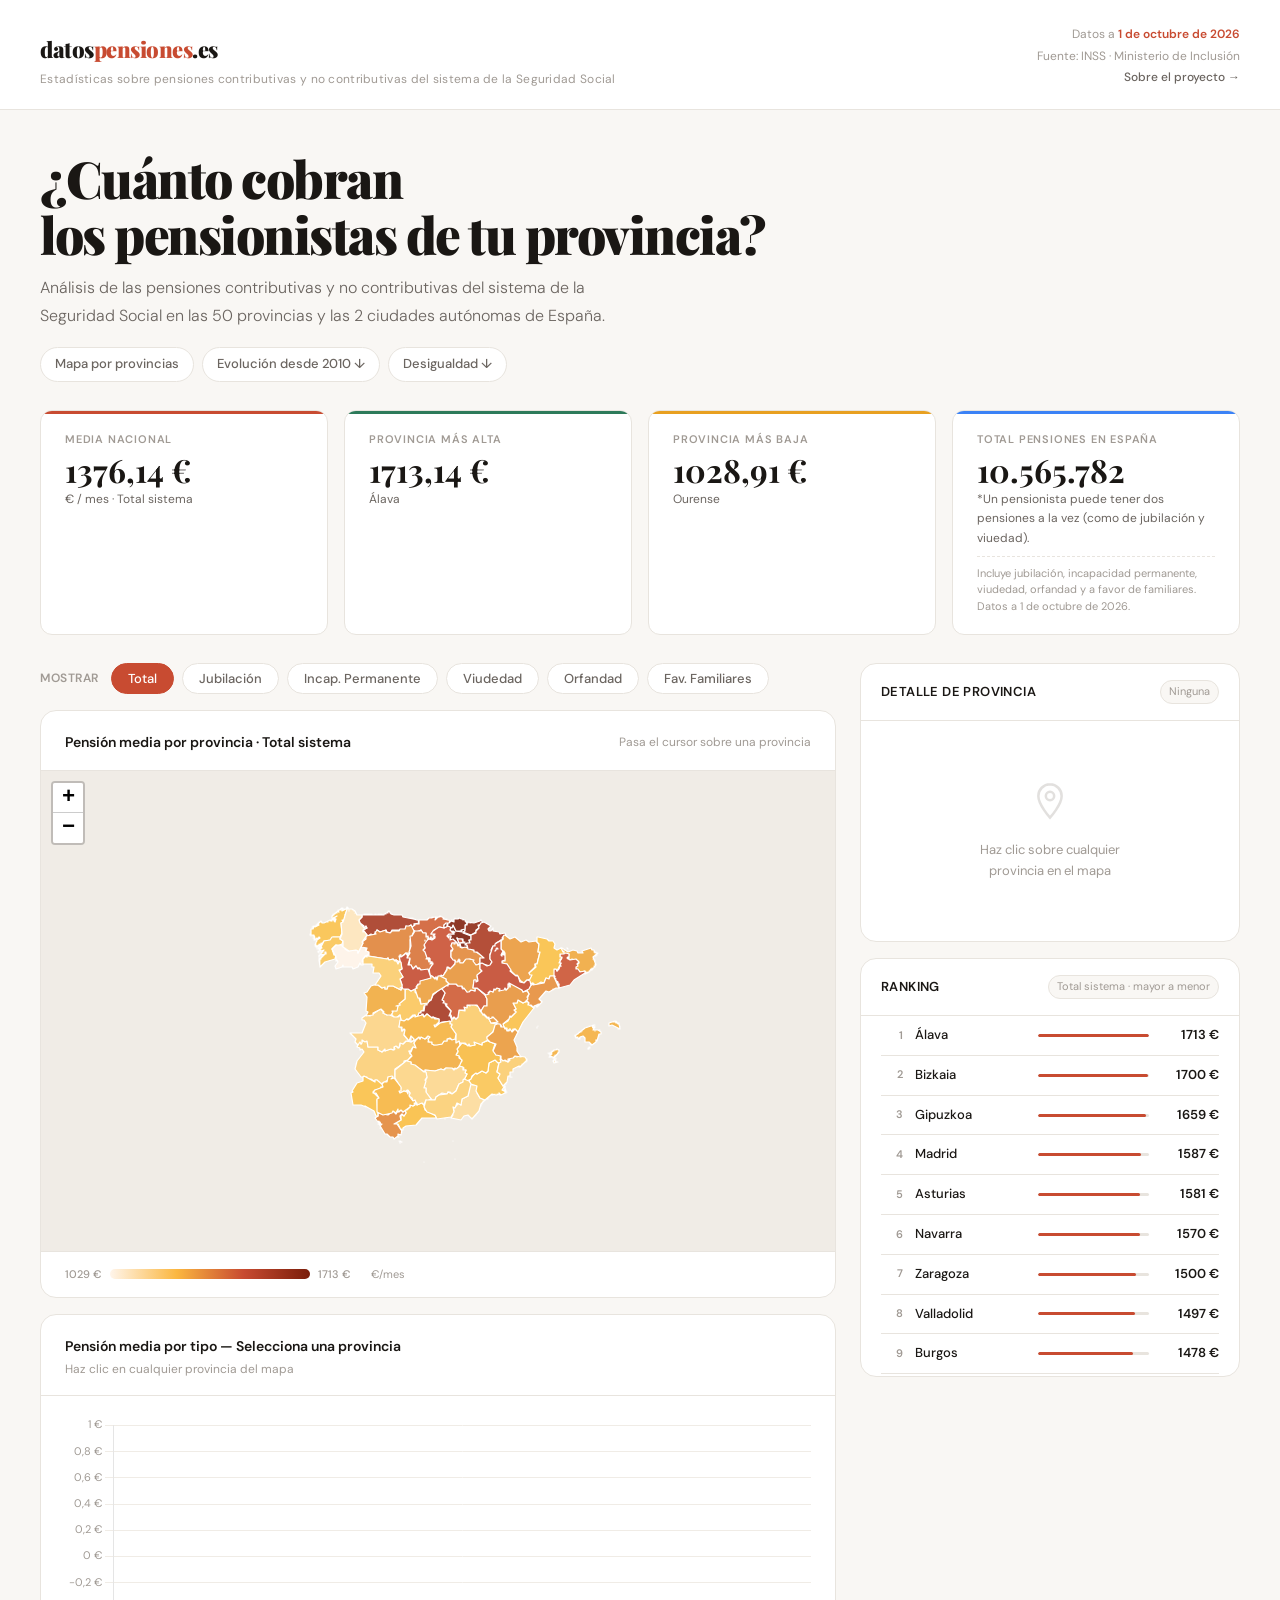
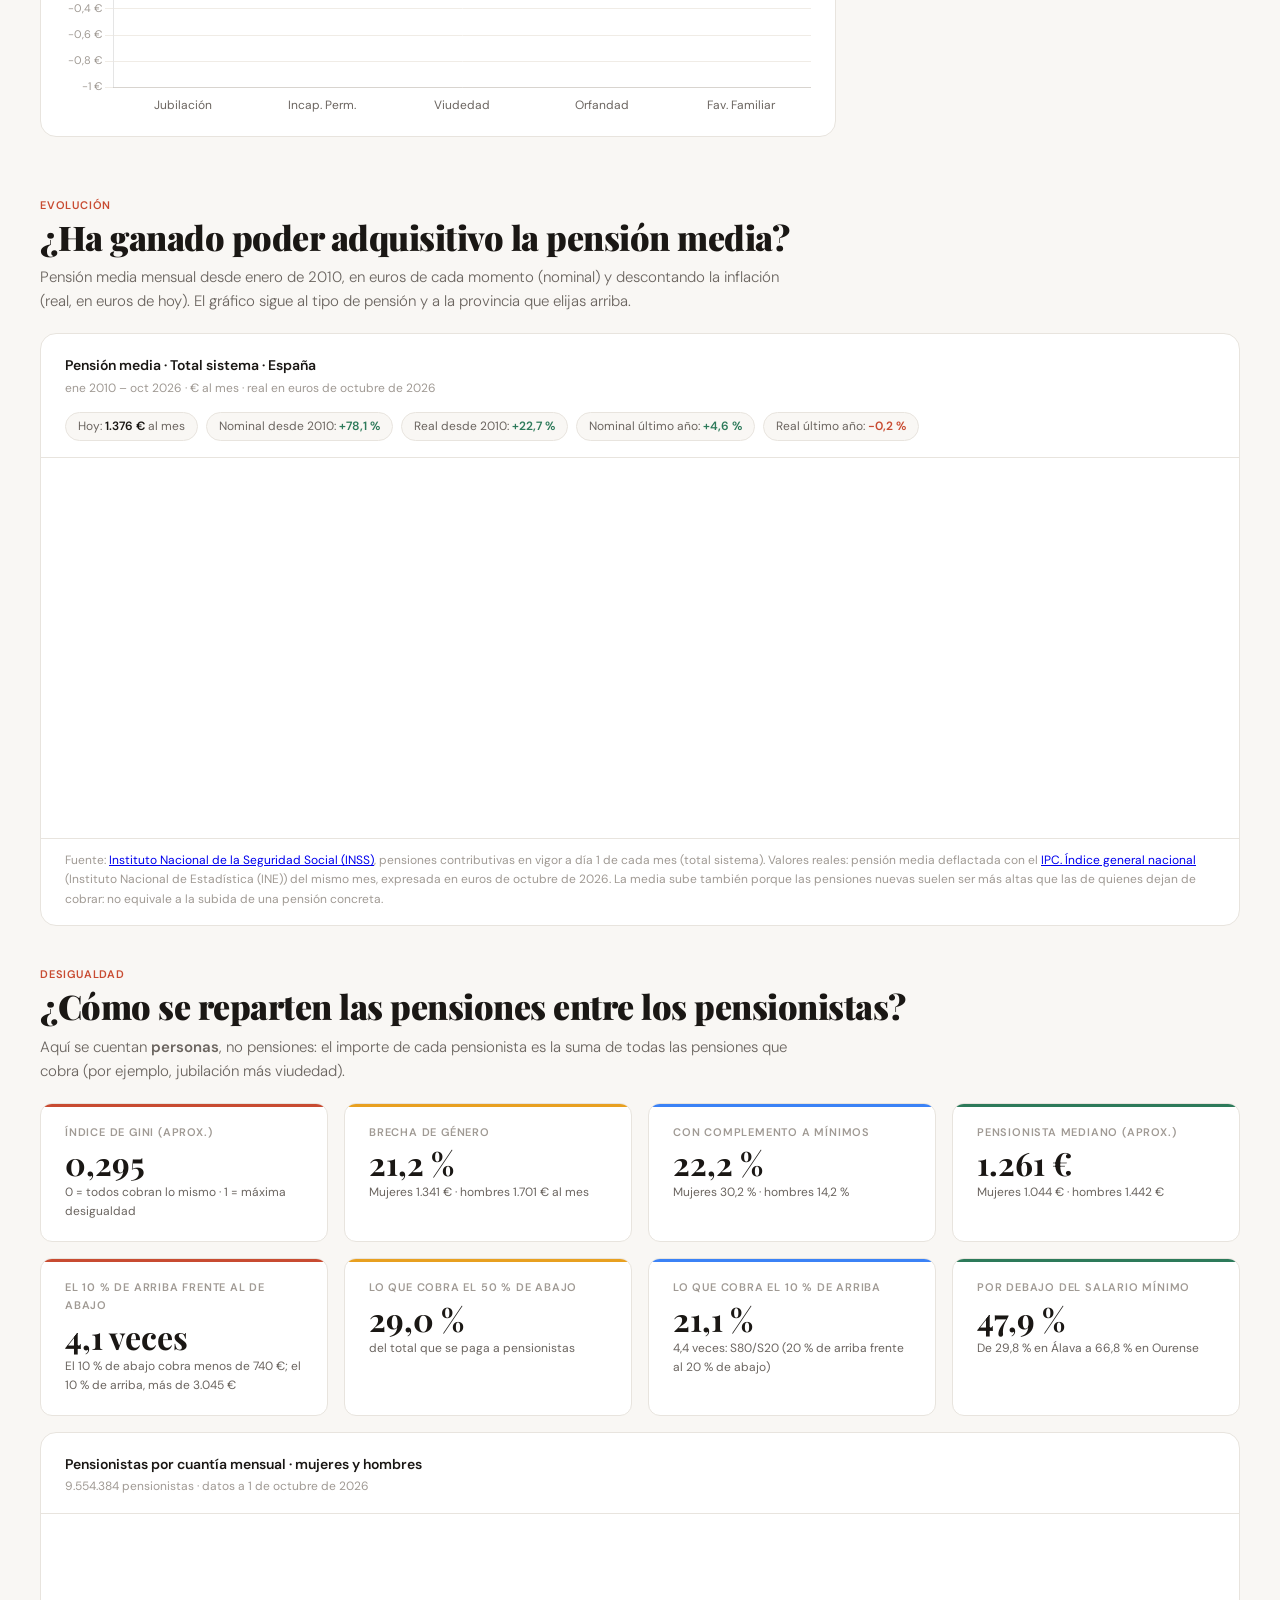
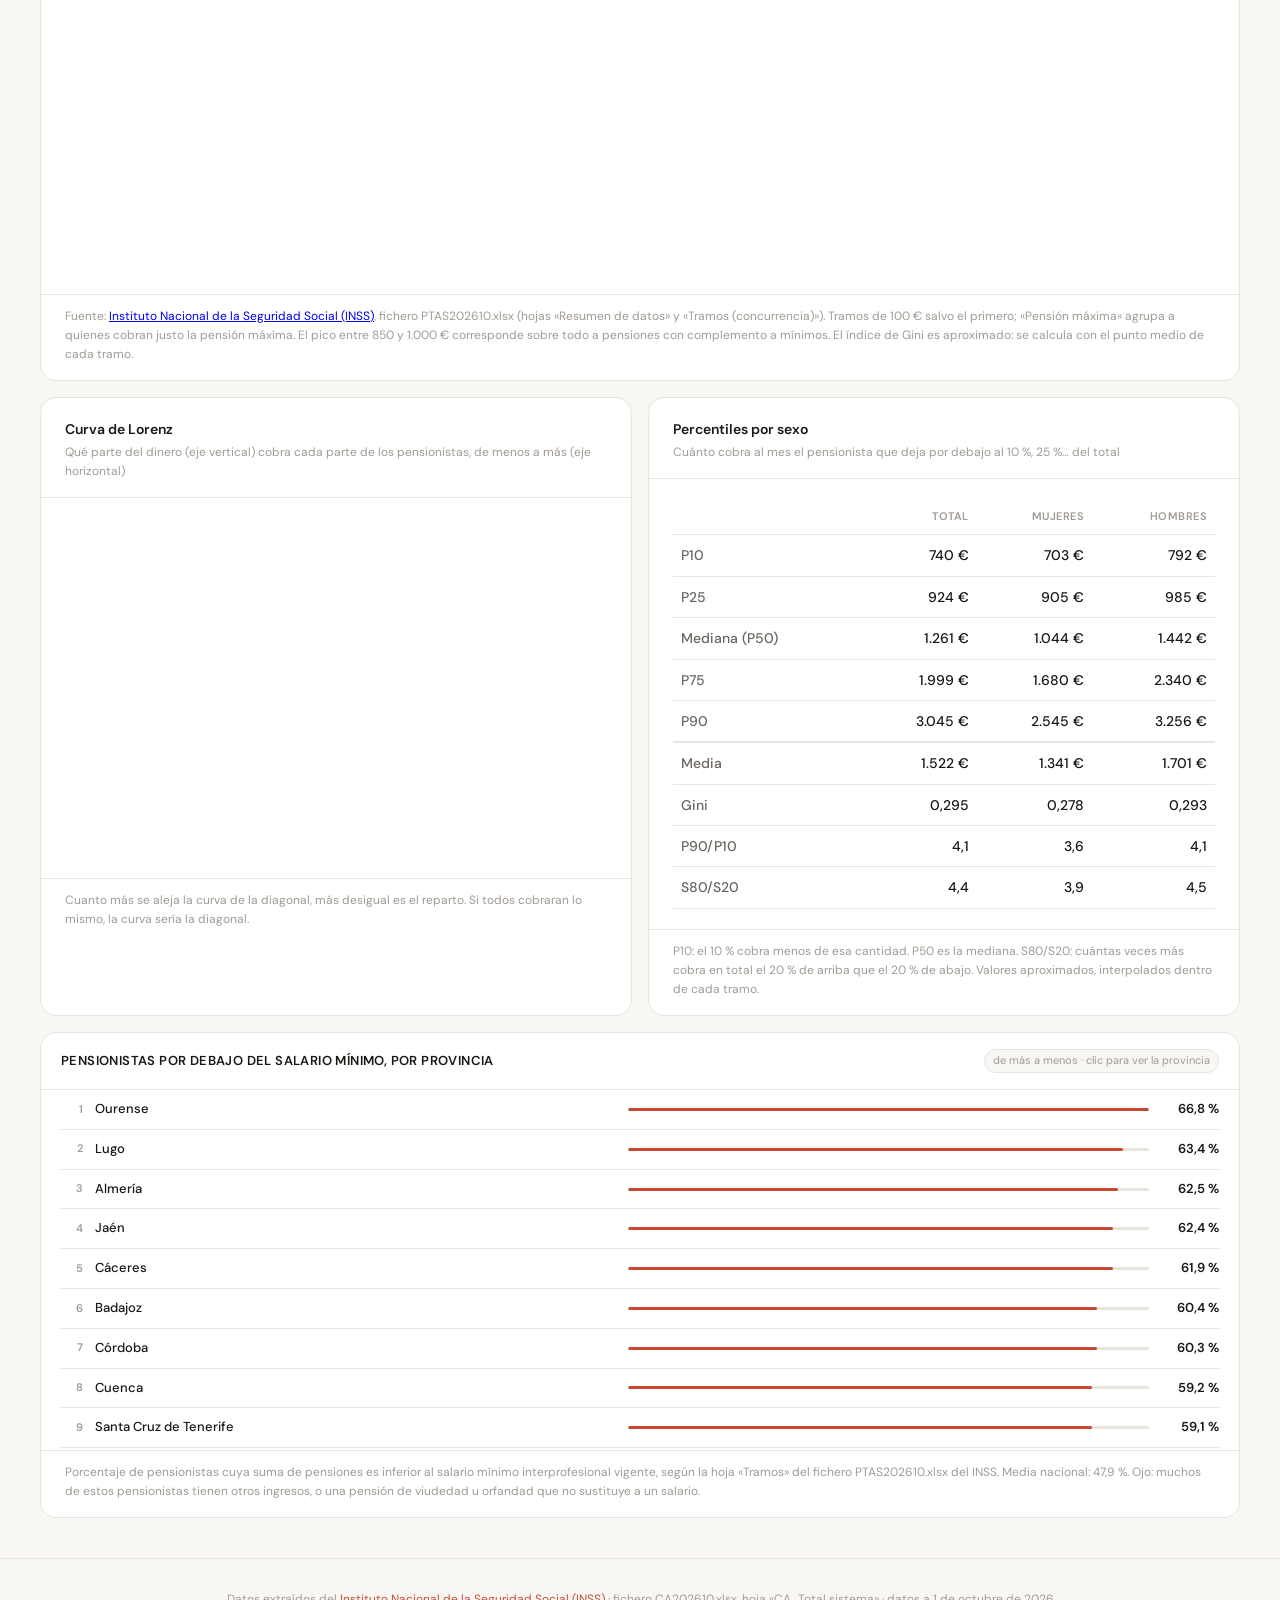
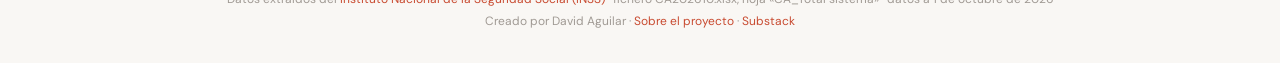
<file: index.html>
<!DOCTYPE html>
<html lang="es">
<head>
<meta charset="UTF-8">
<meta name="viewport" content="width=device-width, initial-scale=1.0">
<!-- Solo se carga código de esta web; la única conexión externa es el contador de visitas -->
<meta http-equiv="Content-Security-Policy" content="default-src 'self'; script-src 'self' 'unsafe-inline'; style-src 'self' 'unsafe-inline'; img-src 'self' data: https://davidaguilar.goatcounter.com; connect-src 'self' https://davidaguilar.goatcounter.com; font-src 'self'; object-src 'none'; base-uri 'self'; form-action 'none'">
<meta name="referrer" content="strict-origin-when-cross-origin">
<title>Pensiones en España — Datos por Provincia.</title>
<link rel="stylesheet" href="assets/fonts/fonts.css">
<link rel="stylesheet" href="assets/vendor/leaflet-1.9.4.css">
<script src="assets/vendor/leaflet-1.9.4.js"></script>
<script src="assets/vendor/chart-4.4.0.umd.js"></script>
<style>
  :root {
    --bg: #f9f7f4;
    --surface: #ffffff;
    --border: #e8e4de;
    --text-primary: #1a1714;
    --text-secondary: #6b6560;
    --text-muted: #a09a94;
    --accent: #c84b31;
    --accent-light: #f5ede9;
    --amber: #e8a020;
    --green: #2d7a5a;
    --col-low: #fff5eb;
    --col-mid: #f59e44;
    --col-high: #b73a1a;
    --shadow: 0 2px 20px rgba(0,0,0,0.06);
    --shadow-lg: 0 8px 40px rgba(0,0,0,0.10);
  }

  *, *::before, *::after { box-sizing: border-box; margin: 0; padding: 0; }

  body {
    font-family: 'DM Sans', sans-serif;
    background: var(--bg);
    color: var(--text-primary);
    font-size: 15px;
    line-height: 1.6;
    min-height: 100vh;
  }

  /* HEADER */
  header {
    background: var(--surface);
    border-bottom: 1px solid var(--border);
    padding: 24px 40px 20px;
    display: flex;
    align-items: flex-end;
    justify-content: space-between;
    position: sticky;
    top: 0;
    z-index: 1100; /* por encima de los controles de Leaflet (z-index 1000) */
  }
  .logo-area h1 {
    font-family: 'Playfair Display', serif;
    font-size: 22px;
    font-weight: 900;
    letter-spacing: -0.5px;
    color: var(--text-primary);
  }
  .logo-area h1 span { color: var(--accent); }
  .logo-area p {
    font-size: 12px;
    color: var(--text-muted);
    font-weight: 400;
    margin-top: 2px;
    letter-spacing: 0.3px;
  }
  .header-meta {
    font-size: 12px;
    color: var(--text-muted);
    text-align: right;
    line-height: 1.8;
  }
  .header-meta strong { color: var(--accent); font-weight: 600; }
  .header-link { color: var(--text-secondary); font-weight: 500; text-decoration: none; }
  .header-link:hover { color: var(--accent); }

  /* HERO */
  .hero {
    padding: 40px 40px 0;
    max-width: 1400px;
    margin: 0 auto;
  }
  .hero-title {
    font-family: 'Playfair Display', serif;
    font-size: clamp(32px, 4vw, 56px);
    font-weight: 900;
    line-height: 1.1;
    letter-spacing: -1.5px;
    margin-bottom: 12px;
  }
  .hero-subtitle {
    font-size: 16px;
    color: var(--text-secondary);
    max-width: 600px;
    font-weight: 300;
    line-height: 1.7;
  }

  /* KPI CARDS */
  .kpi-grid {
    display: grid;
    grid-template-columns: repeat(4, 1fr);
    gap: 16px;
    padding: 28px 40px;
    max-width: 1400px;
    margin: 0 auto;
  }
  .kpi-card {
    background: var(--surface);
    border: 1px solid var(--border);
    border-radius: 12px;
    padding: 20px 24px;
    position: relative;
    overflow: hidden;
    transition: box-shadow 0.2s;
  }
  .kpi-card:hover { box-shadow: var(--shadow); }
  .kpi-card::before {
    content: '';
    position: absolute;
    top: 0; left: 0; right: 0;
    height: 3px;
    background: var(--accent);
  }
  .kpi-card.green::before { background: var(--green); }
  .kpi-card.amber::before { background: var(--amber); }
  .kpi-card.blue::before { background: #3b82f6; }
  .kpi-label {
    font-size: 11px;
    text-transform: uppercase;
    letter-spacing: 0.8px;
    color: var(--text-muted);
    font-weight: 600;
    margin-bottom: 6px;
  }
  .kpi-value {
    font-family: 'Playfair Display', serif;
    font-size: 32px;
    font-weight: 700;
    line-height: 1;
    color: var(--text-primary);
  }
  .kpi-sub {
    font-size: 12px;
    color: var(--text-secondary);
    margin-top: 4px;
  }

  /* MAIN LAYOUT */
  .main-content {
    max-width: 1400px;
    margin: 0 auto;
    padding: 0 40px 60px;
    display: grid;
    grid-template-columns: 1fr 380px;
    gap: 24px;
  }

  /* CONTROLS */
  .controls {
    display: flex;
    align-items: center;
    gap: 8px;
    margin-bottom: 16px;
    flex-wrap: wrap;
  }
  .controls-label {
    font-size: 12px;
    color: var(--text-muted);
    font-weight: 600;
    text-transform: uppercase;
    letter-spacing: 0.5px;
    margin-right: 4px;
  }
  .pill-btn {
    padding: 6px 16px;
    border-radius: 100px;
    border: 1.5px solid var(--border);
    background: var(--surface);
    font-family: 'DM Sans', sans-serif;
    font-size: 13px;
    font-weight: 500;
    color: var(--text-secondary);
    cursor: pointer;
    transition: all 0.15s;
    white-space: nowrap;
  }
  .pill-btn:hover { border-color: var(--accent); color: var(--accent); }
  .pill-btn.active {
    background: var(--accent);
    border-color: var(--accent);
    color: white;
  }

  /* MAP */
  .map-section {
    background: var(--surface);
    border: 1px solid var(--border);
    border-radius: 16px;
    overflow: hidden;
  }
  .map-header {
    padding: 20px 24px 16px;
    border-bottom: 1px solid var(--border);
    display: flex;
    align-items: center;
    justify-content: space-between;
  }
  .map-title {
    font-size: 14px;
    font-weight: 600;
    color: var(--text-primary);
  }
  .map-hint {
    font-size: 12px;
    color: var(--text-muted);
  }
  #map {
    height: 480px;
    background: #f0ece6;
  }
  .map-footer {
    padding: 14px 24px;
    border-top: 1px solid var(--border);
  }
  .legend {
    display: flex;
    align-items: center;
    gap: 8px;
    font-size: 12px;
    color: var(--text-secondary);
  }
  .legend-bar {
    flex: 1;
    max-width: 200px;
    height: 10px;
    border-radius: 5px;
    background: linear-gradient(to right, #fff5eb, #fbb740, #c84b31, #7a1d0a);
  }
  .legend-label { font-weight: 500; font-size: 11px; color: var(--text-muted); }
  .kpi-note {
    font-size: 11px;
    color: var(--text-muted);
    line-height: 1.5;
    margin-top: 8px;
    padding-top: 8px;
    border-top: 1px dashed var(--border);
  }

  /* SIDEBAR */
  .sidebar { display: flex; flex-direction: column; gap: 16px; }

  .panel {
    background: var(--surface);
    border: 1px solid var(--border);
    border-radius: 16px;
    overflow: hidden;
  }
  .panel-header {
    padding: 16px 20px;
    border-bottom: 1px solid var(--border);
    display: flex;
    align-items: center;
    justify-content: space-between;
  }
  .panel-title {
    font-size: 13px;
    font-weight: 600;
    color: var(--text-primary);
    text-transform: uppercase;
    letter-spacing: 0.4px;
  }
  .panel-badge {
    font-size: 11px;
    color: var(--text-muted);
    background: var(--bg);
    border: 1px solid var(--border);
    padding: 2px 8px;
    border-radius: 100px;
  }
  .panel-body { padding: 20px; }

  /* PROVINCE DETAIL */
  .province-placeholder {
    text-align: center;
    padding: 40px 20px;
    color: var(--text-muted);
  }
  .province-placeholder svg { margin-bottom: 12px; opacity: 0.3; }
  .province-placeholder p { font-size: 13px; line-height: 1.6; }

  .province-name-display {
    font-family: 'Playfair Display', serif;
    font-size: 26px;
    font-weight: 700;
    color: var(--text-primary);
    margin-bottom: 4px;
  }
  .province-sub-display {
    font-size: 13px;
    color: var(--text-muted);
    margin-bottom: 20px;
  }
  .province-main-stat {
    background: var(--accent-light);
    border-radius: 10px;
    padding: 16px;
    margin-bottom: 16px;
    display: flex;
    align-items: flex-end;
    justify-content: space-between;
  }
  .province-main-stat .big-num {
    font-family: 'Playfair Display', serif;
    font-size: 38px;
    font-weight: 700;
    color: var(--accent);
    line-height: 1;
  }
  .province-main-stat .big-label {
    font-size: 12px;
    color: var(--text-secondary);
    font-weight: 500;
  }
  .province-main-stat .rank-badge {
    text-align: right;
  }
  .province-main-stat .rank-num {
    font-family: 'Playfair Display', serif;
    font-size: 22px;
    font-weight: 700;
    color: var(--text-primary);
  }
  .province-main-stat .rank-label {
    font-size: 11px;
    color: var(--text-muted);
  }

  .type-rows { display: flex; flex-direction: column; gap: 8px; }
  .type-row {
    display: flex;
    align-items: center;
    gap: 10px;
  }
  .type-dot {
    width: 8px; height: 8px;
    border-radius: 50%;
    flex-shrink: 0;
  }
  .type-name {
    font-size: 13px;
    color: var(--text-secondary);
    flex: 1;
  }
  .type-bar-wrap {
    flex: 1;
    height: 4px;
    background: var(--border);
    border-radius: 2px;
    overflow: hidden;
  }
  .type-bar-fill {
    height: 100%;
    border-radius: 2px;
    transition: width 0.4s ease;
  }
  .type-val {
    font-size: 13px;
    font-weight: 600;
    color: var(--text-primary);
    text-align: right;
    min-width: 60px;
  }

  /* RANKING */
  .ranking-list {
    display: flex;
    flex-direction: column;
    gap: 0;
    max-height: 360px;
    overflow-y: auto;
  }
  .ranking-list::-webkit-scrollbar { width: 4px; }
  .ranking-list::-webkit-scrollbar-track { background: transparent; }
  .ranking-list::-webkit-scrollbar-thumb { background: var(--border); border-radius: 2px; }

  .rank-item {
    display: flex;
    align-items: center;
    gap: 12px;
    padding: 9px 0;
    border-bottom: 1px solid var(--border);
    cursor: pointer;
    transition: background 0.1s;
  }
  .rank-item:last-child { border-bottom: none; }
  .rank-item:hover { background: var(--bg); margin: 0 -20px; padding: 9px 20px; }
  .rank-item.highlighted { background: var(--accent-light); margin: 0 -20px; padding: 9px 20px; }
  .rank-num-badge {
    font-size: 11px;
    font-weight: 600;
    color: var(--text-muted);
    min-width: 22px;
    text-align: right;
  }
  .rank-name { font-size: 13px; font-weight: 500; flex: 1; }
  .rank-bar-wrap {
    flex: 1;
    height: 3px;
    background: var(--border);
    border-radius: 2px;
    overflow: hidden;
  }
  .rank-bar-fill {
    height: 100%;
    border-radius: 2px;
    background: var(--accent);
    transition: width 0.3s ease;
  }
  .rank-value {
    font-size: 13px;
    font-weight: 600;
    min-width: 58px;
    text-align: right;
  }

  /* CHART SECTION */
  .chart-section {
    background: var(--surface);
    border: 1px solid var(--border);
    border-radius: 16px;
    overflow: hidden;
    margin-top: 0;
  }
  .chart-header {
    padding: 20px 24px 16px;
    border-bottom: 1px solid var(--border);
  }
  .chart-title { font-size: 14px; font-weight: 600; }
  .chart-subtitle { font-size: 12px; color: var(--text-muted); margin-top: 2px; }
  .chart-body { padding: 20px 24px; }
  #barChart { max-height: 300px; }

  /* TOOLTIP */
  .leaflet-tooltip-custom {
    background: var(--text-primary) !important;
    border: none !important;
    border-radius: 8px !important;
    padding: 10px 14px !important;
    color: white !important;
    font-family: 'DM Sans', sans-serif !important;
    font-size: 13px !important;
    box-shadow: var(--shadow-lg) !important;
    pointer-events: none !important;
  }
  .leaflet-tooltip-custom::before { display: none !important; }
  .tip-name { font-weight: 600; margin-bottom: 4px; }
  .tip-val { font-size: 18px; font-weight: 700; color: #fbbf24; }
  .tip-sub { font-size: 11px; color: rgba(255,255,255,0.6); margin-top: 2px; }

  /* FOOTER */
  footer {
    text-align: center;
    padding: 30px;
    font-size: 12px;
    color: var(--text-muted);
    border-top: 1px solid var(--border);
    line-height: 1.8;
  }
  footer a { color: var(--accent); text-decoration: none; }

  .hero-nav { display: flex; gap: 8px; flex-wrap: wrap; margin-top: 18px; }
  .hero-nav a {
    padding: 6px 14px;
    border-radius: 100px;
    border: 1.5px solid var(--border);
    background: var(--surface);
    color: var(--text-secondary);
    font-size: 13px;
    font-weight: 500;
    text-decoration: none;
  }
  .hero-nav a:hover { border-color: var(--accent); color: var(--accent); }
  /* que los anclajes no queden bajo la cabecera fija */
  #map, #evolucion, #desigualdad { scroll-margin-top: 120px; }

  /* EVOLUCIÓN Y DESIGUALDAD */
  .wide-section {
    max-width: 1400px;
    margin: 0 auto;
    padding: 0 40px 40px;
  }
  .section-kicker {
    font-size: 11px;
    text-transform: uppercase;
    letter-spacing: 0.8px;
    color: var(--accent);
    font-weight: 600;
    margin-bottom: 4px;
  }
  .section-title {
    font-family: 'Playfair Display', serif;
    font-size: clamp(24px, 3vw, 34px);
    font-weight: 900;
    letter-spacing: -0.5px;
    line-height: 1.15;
    margin-bottom: 8px;
  }
  .section-intro {
    color: var(--text-secondary);
    max-width: 760px;
    font-weight: 300;
    margin-bottom: 20px;
  }
  .chart-toolbar {
    display: flex;
    align-items: center;
    justify-content: space-between;
    gap: 12px;
    flex-wrap: wrap;
  }
  .chips { display: flex; gap: 8px; flex-wrap: wrap; margin-top: 14px; }
  .chip {
    background: var(--bg);
    border: 1px solid var(--border);
    border-radius: 100px;
    padding: 4px 12px;
    font-size: 12px;
    color: var(--text-secondary);
  }
  .chip strong { color: var(--text-primary); font-weight: 600; }
  .up { color: var(--green) !important; }
  .down { color: var(--accent) !important; }
  .chart-canvas-wrap { position: relative; height: 340px; }
  .chart-note {
    font-size: 12px;
    color: var(--text-muted);
    padding: 12px 24px 16px;
    border-top: 1px solid var(--border);
    line-height: 1.6;
  }
  .stat-grid {
    display: grid;
    grid-template-columns: repeat(4, 1fr);
    gap: 16px;
    margin-bottom: 16px;
  }
  .section-loading { padding: 40px; text-align: center; color: var(--text-muted); }
  .two-col { display: grid; grid-template-columns: 1fr 1fr; gap: 16px; margin-top: 16px; }
  .data-table { width: 100%; border-collapse: collapse; font-size: 14px; }
  .data-table th, .data-table td { padding: 9px 8px; text-align: right; border-bottom: 1px solid var(--border); }
  .data-table th:first-child, .data-table td:first-child { text-align: left; color: var(--text-secondary); }
  .data-table thead th { font-size: 11px; text-transform: uppercase; letter-spacing: 0.5px; color: var(--text-muted); font-weight: 600; }
  .data-table td { font-variant-numeric: tabular-nums; font-weight: 500; }
  .data-table tr.sep td { border-top: 2px solid var(--border); }
  @media (max-width: 1100px) { .two-col { grid-template-columns: 1fr; } }

  @media (max-width: 1100px) {
    .main-content { grid-template-columns: 1fr; }
    .kpi-grid, .stat-grid { grid-template-columns: repeat(2, 1fr); }
    header, .hero, .kpi-grid, .main-content, .wide-section { padding-left: 20px; padding-right: 20px; }
  }
  @media (max-width: 640px) {
    header { padding: 16px; flex-direction: column; align-items: flex-start; gap: 8px; position: static; }
    .header-meta { text-align: left; }
    .hero, .kpi-grid, .main-content, .wide-section { padding-left: 16px; padding-right: 16px; }
    .kpi-grid, .stat-grid { grid-template-columns: 1fr; }
    .chart-canvas-wrap { height: 280px; }
    #map { height: 360px; }
  }
</style>
</head>
<body>

<header>
  <div class="logo-area">
    <h1>datos<span>pensiones</span>.es</h1>
    <p>Estadísticas sobre pensiones contributivas y no contributivas del sistema de la Seguridad Social</p>
  </div>
  <div class="header-meta">
    Datos a <strong class="js-fecha-datos">—</strong><br>
    Fuente: INSS · Ministerio de Inclusión<br>
    <a href="sobre.html" class="header-link">Sobre el proyecto →</a>
  </div>
</header>

<div class="hero">
  <div class="hero-title">¿Cuánto cobran<br>los pensionistas de tu provincia?</div>
  <div class="hero-subtitle">Análisis de las pensiones contributivas y no contributivas del sistema de la Seguridad Social en las 50 provincias y las 2 ciudades autónomas de España.</div>
  <nav class="hero-nav">
    <a href="#map">Mapa por provincias</a>
    <a href="#evolucion">Evolución desde 2010 ↓</a>
    <a href="#desigualdad">Desigualdad ↓</a>
  </nav>
</div>

<div class="kpi-grid">
  <div class="kpi-card">
    <div class="kpi-label">Media nacional</div>
    <div class="kpi-value" id="kpi-media">—</div>
    <div class="kpi-sub">€ / mes · Total sistema</div>
  </div>
  <div class="kpi-card green">
    <div class="kpi-label">Provincia más alta</div>
    <div class="kpi-value" id="kpi-max-val">—</div>
    <div class="kpi-sub" id="kpi-max-name">—</div>
  </div>
  <div class="kpi-card amber">
    <div class="kpi-label">Provincia más baja</div>
    <div class="kpi-value" id="kpi-min-val">—</div>
    <div class="kpi-sub" id="kpi-min-name">—</div>
  </div>
  <div class="kpi-card blue">
    <div class="kpi-label">Total pensiones en España</div>
    <div class="kpi-value" id="kpi-total">—</div>
    <div class="kpi-sub"> *Un pensionista puede tener dos pensiones a la vez (como de jubilación y viuedad).</div>
    <div class="kpi-note" id="kpi-total-note">Incluye jubilación, incapacidad permanente, viudedad, orfandad y a favor de familiares. Datos a <span class="js-fecha-datos">—</span>.</div>
  </div>
</div>

<div class="main-content">

  <!-- LEFT: MAP + CHART -->
  <div>
    <div class="controls">
      <span class="controls-label">Mostrar</span>
      <button class="pill-btn active" onclick="setType('total_media', this)">Total</button>
      <button class="pill-btn" onclick="setType('jub_media', this)">Jubilación</button>
      <button class="pill-btn" onclick="setType('ip_media', this)">Incap. Permanente</button>
      <button class="pill-btn" onclick="setType('viu_media', this)">Viudedad</button>
      <button class="pill-btn" onclick="setType('orf_media', this)">Orfandad</button>
      <button class="pill-btn" onclick="setType('fam_media', this)">Fav. Familiares</button>
    </div>

    <div class="map-section">
      <div class="map-header">
        <div class="map-title" id="map-title">Pensión media por provincia · Total sistema</div>
        <div class="map-hint">Pasa el cursor sobre una provincia</div>
      </div>
      <div id="map"></div>
      <div class="map-footer">
        <div class="legend">
          <span class="legend-label" id="leg-min">—</span>
          <div class="legend-bar"></div>
          <span class="legend-label" id="leg-max">—</span>
          <span style="margin-left:12px;font-size:11px;color:var(--text-muted)">€/mes</span>
        </div>
      </div>
    </div>

    <div class="chart-section" style="margin-top:16px;">
      <div class="chart-header">
        <div class="chart-title" id="chart-title">Pensión media por tipo — Selecciona una provincia</div>
        <div class="chart-subtitle" id="chart-subtitle">Haz clic en cualquier provincia del mapa</div>
      </div>
      <div class="chart-body">
        <canvas id="barChart"></canvas>
      </div>
    </div>
  </div>

  <!-- RIGHT: SIDEBAR -->
  <div class="sidebar">

    <!-- Province detail -->
    <div class="panel">
      <div class="panel-header">
        <div class="panel-title">Detalle de provincia</div>
        <div class="panel-badge" id="selected-label">Ninguna</div>
      </div>
      <div class="panel-body" id="province-detail">
        <div class="province-placeholder">
          <svg width="40" height="40" viewBox="0 0 24 24" fill="none" stroke="currentColor" stroke-width="1.5">
            <path d="M12 2C8.13 2 5 5.13 5 9c0 5.25 7 13 7 13s7-7.75 7-13c0-3.87-3.13-7-7-7z"/>
            <circle cx="12" cy="9" r="2.5"/>
          </svg>
          <p>Haz clic sobre cualquier<br>provincia en el mapa</p>
        </div>
      </div>
    </div>

    <!-- Ranking -->
    <div class="panel">
      <div class="panel-header">
        <div class="panel-title">Ranking</div>
        <div class="panel-badge" id="rank-label">Total · mayor a menor</div>
      </div>
      <div class="panel-body" style="padding:0 20px;">
        <div class="ranking-list" id="ranking-list"></div>
      </div>
    </div>

  </div>
</div>

<!-- EVOLUCIÓN -->
<section class="wide-section" id="evolucion">
  <div class="section-kicker">Evolución</div>
  <h2 class="section-title">¿Ha ganado poder adquisitivo la pensión media?</h2>
  <p class="section-intro">
    Pensión media mensual desde enero de 2010, en euros de cada momento (nominal) y descontando
    la inflación (real, en euros de hoy). El gráfico sigue al tipo de pensión y a la provincia
    que elijas arriba.
  </p>
  <div class="chart-section">
    <div class="chart-header">
      <div class="chart-toolbar">
        <div>
          <div class="chart-title" id="evo-title">Pensión media · Total sistema · España</div>
          <div class="chart-subtitle" id="evo-subtitle">Cargando…</div>
        </div>
        <button class="pill-btn" id="evo-reset" style="display:none" onclick="resetProvince()">Ver España</button>
      </div>
      <div class="chips" id="evo-chips"></div>
    </div>
    <div class="chart-body">
      <div class="chart-canvas-wrap"><canvas id="evoChart"></canvas></div>
    </div>
    <div class="chart-note" id="evo-note"></div>
  </div>
</section>

<!-- DESIGUALDAD -->
<section class="wide-section" id="desigualdad">
  <div class="section-kicker">Desigualdad</div>
  <h2 class="section-title">¿Cómo se reparten las pensiones entre los pensionistas?</h2>
  <p class="section-intro">
    Aquí se cuentan <strong>personas</strong>, no pensiones: el importe de cada pensionista es la suma
    de todas las pensiones que cobra (por ejemplo, jubilación más viudedad).
  </p>
  <div class="stat-grid" id="ineq-stats">
    <div class="kpi-card"><div class="kpi-label">Índice de Gini (aprox.)</div><div class="kpi-value" id="ineq-gini">—</div><div class="kpi-sub">0 = todos cobran lo mismo · 1 = máxima desigualdad</div></div>
    <div class="kpi-card amber"><div class="kpi-label">Brecha de género</div><div class="kpi-value" id="ineq-brecha">—</div><div class="kpi-sub" id="ineq-brecha-sub">—</div></div>
    <div class="kpi-card blue"><div class="kpi-label">Con complemento a mínimos</div><div class="kpi-value" id="ineq-min">—</div><div class="kpi-sub" id="ineq-min-sub">—</div></div>
    <div class="kpi-card green"><div class="kpi-label">Pensionista mediano (aprox.)</div><div class="kpi-value" id="ineq-mediana">—</div><div class="kpi-sub" id="ineq-mediana-sub">la mitad cobra menos y la otra mitad más</div></div>
  </div>
  <div class="stat-grid">
    <div class="kpi-card"><div class="kpi-label">El 10 % de arriba frente al de abajo</div><div class="kpi-value" id="ineq-p90p10">—</div><div class="kpi-sub" id="ineq-p90p10-sub">—</div></div>
    <div class="kpi-card amber"><div class="kpi-label">Lo que cobra el 50 % de abajo</div><div class="kpi-value" id="ineq-b50">—</div><div class="kpi-sub">del total que se paga a pensionistas</div></div>
    <div class="kpi-card blue"><div class="kpi-label">Lo que cobra el 10 % de arriba</div><div class="kpi-value" id="ineq-t10">—</div><div class="kpi-sub" id="ineq-t10-sub">—</div></div>
    <div class="kpi-card green"><div class="kpi-label">Por debajo del salario mínimo</div><div class="kpi-value" id="ineq-smi">—</div><div class="kpi-sub" id="ineq-smi-sub">—</div></div>
  </div>
  <div class="chart-section">
    <div class="chart-header">
      <div class="chart-title">Pensionistas por cuantía mensual · mujeres y hombres</div>
      <div class="chart-subtitle" id="ineq-subtitle">Cargando…</div>
    </div>
    <div class="chart-body">
      <div class="chart-canvas-wrap"><canvas id="ineqChart"></canvas></div>
    </div>
    <div class="chart-note" id="ineq-note"></div>
  </div>

  <div class="two-col">
    <div class="chart-section">
      <div class="chart-header">
        <div class="chart-title">Curva de Lorenz</div>
        <div class="chart-subtitle">Qué parte del dinero (eje vertical) cobra cada parte de los pensionistas, de menos a más (eje horizontal)</div>
      </div>
      <div class="chart-body"><div class="chart-canvas-wrap"><canvas id="lorenzChart"></canvas></div></div>
      <div class="chart-note">Cuanto más se aleja la curva de la diagonal, más desigual es el reparto. Si todos cobraran lo mismo, la curva sería la diagonal.</div>
    </div>
    <div class="chart-section">
      <div class="chart-header">
        <div class="chart-title">Percentiles por sexo</div>
        <div class="chart-subtitle">Cuánto cobra al mes el pensionista que deja por debajo al 10 %, 25 %… del total</div>
      </div>
      <div class="chart-body"><table class="data-table" id="pct-table"></table></div>
      <div class="chart-note">P10: el 10 % cobra menos de esa cantidad. P50 es la mediana. S80/S20: cuántas veces más cobra en total el 20 % de arriba que el 20 % de abajo. Valores aproximados, interpolados dentro de cada tramo.</div>
    </div>
  </div>

  <div class="panel" style="margin-top:16px">
    <div class="panel-header">
      <div class="panel-title">Pensionistas por debajo del salario mínimo, por provincia</div>
      <div class="panel-badge">de más a menos · clic para ver la provincia</div>
    </div>
    <div class="panel-body" style="padding:0 20px;">
      <div class="ranking-list" id="smi-list"></div>
    </div>
    <div class="chart-note" id="smi-note"></div>
  </div>
</section>

<footer>
  <span id="footer-source">Datos extraídos del <a href="https://www.seg-social.es" target="_blank" rel="noopener">Instituto Nacional de la Seguridad Social (INSS)</a></span><br>
  Creado por David Aguilar · <a href="sobre.html">Sobre el proyecto</a> · <a href="https://davidaguilar.substack.com/" target="_blank" rel="noopener">Substack</a>
</footer>

<script>
// ─── DATA ───────────────────────────────────────────────────────────────────
// Los datos se cargan de data/pensiones.json; el mapa, de data/provincias.geojson.
// Provincias se identifican por su código INE (01–52), igual que en el GeoJSON
// (propiedad cod_prov), así que no hace falta casar nombres.
const FIELDS = ['total', 'jub', 'ip', 'viu', 'orf', 'fam'];
let DATA = null;       // JSON completo (periodo, fuente…)
let NATIONAL = {};     // { total_num, total_media, … }
let PENSIONS = {};     // nombre → { total_num, total_media, … }
let CODE_TO_NAME = {}; // '04' → 'Almería'

function flatten(block) {
  const o = {};
  FIELDS.forEach(f => { o[f + '_num'] = block[f].num; o[f + '_media'] = block[f].media; });
  return o;
}

async function loadData() {
  const res = await fetch('data/pensiones.json', { cache: 'no-cache' });
  if (!res.ok) throw new Error('HTTP ' + res.status);
  DATA = await res.json();
  NATIONAL = flatten(DATA.nacional);
  PENSIONS = {};
  CODE_TO_NAME = {};
  Object.entries(DATA.provincias).forEach(([code, p]) => {
    PENSIONS[p.nombre] = flatten(p);
    CODE_TO_NAME[code] = p.nombre;
  });
}

function fechaLarga(iso) {
  // '2026-02-01' → '1 de febrero de 2026'
  const [y, m, d] = iso.split('-').map(Number);
  const meses = ['enero','febrero','marzo','abril','mayo','junio','julio','agosto','septiembre','octubre','noviembre','diciembre'];
  return `${d} de ${meses[m - 1]} de ${y}`;
}

// Escapa texto que viene de los ficheros de datos antes de meterlo en HTML
function esc(s) {
  return String(s ?? '').replace(/[&<>"']/g, c => ({ '&': '&amp;', '<': '&lt;', '>': '&gt;', '"': '&quot;', "'": '&#39;' }[c]));
}
// Solo enlaces http(s); cualquier otra cosa se descarta
function safeUrl(u) { return /^https?:\/\//i.test(String(u)) ? esc(u) : '#'; }

function renderSourceInfo() {
  const fecha = fechaLarga(DATA.fecha_datos);
  document.querySelectorAll('.js-fecha-datos').forEach(el => el.textContent = fecha);
  const f = DATA.fuente;
  document.getElementById('footer-source').innerHTML =
    `Datos extraídos del <a href="${safeUrl(f.url)}" target="_blank" rel="noopener">${esc(f.nombre)}</a>` +
    ` · fichero ${esc(f.fichero)}, hoja «${esc(f.hoja)}» · datos a ${esc(fecha)}`;
}

const TYPE_META = {
  total_media: { label: 'Total sistema', color: '#c84b31' },
  jub_media:   { label: 'Jubilación',    color: '#2d7a5a' },
  ip_media:    { label: 'Incap. Permanente', color: '#3b82f6' },
  viu_media:   { label: 'Viudedad',      color: '#7c3aed' },
  orf_media:   { label: 'Orfandad',      color: '#e8a020' },
  fam_media:   { label: 'Fav. Familiares', color: '#ec4899' },
};

const TYPE_COLORS = {
  jub_media: '#2d7a5a', ip_media: '#3b82f6',
  viu_media: '#7c3aed', orf_media: '#e8a020', fam_media: '#ec4899'
};

// ─── STATE ───────────────────────────────────────────────────────────────────
let currentType = 'total_media';
let selectedProvince = null;
let geojsonLayer = null;
let map, barChart;

// ─── INIT ────────────────────────────────────────────────────────────────────
document.addEventListener('DOMContentLoaded', async () => {
  try {
    await loadData();
  } catch (err) {
    console.error('No se pudieron cargar los datos:', err);
    document.querySelector('.main-content').innerHTML =
      '<div style="padding:40px;text-align:center;color:#999;grid-column:1/-1">No se pudieron cargar los datos. Inténtalo de nuevo más tarde.</div>';
    return;
  }
  renderSourceInfo();
  initKPIs();
  initMap();
  initBarChart();
  buildRanking();
  // Secciones de abajo: se cargan aparte para no retrasar el mapa
  loadEvolution();
  loadInequality();
});

function fmt(v) { return v != null ? v.toFixed(2).replace('.', ',') + ' €' : '—'; }
function fmtNum(v) { return v != null ? v.toLocaleString('es-ES') : '—'; }

function initKPIs() {
  // Use official national totals from Excel
  document.getElementById('kpi-media').textContent = NATIONAL.total_media.toFixed(2).replace('.',',') + ' €';
  document.getElementById('kpi-total').textContent = fmtNum(NATIONAL.total_num);
  const sorted = Object.entries(PENSIONS).sort((a,b)=>b[1].total_media-a[1].total_media);
  const [maxName, maxD] = sorted[0];
  const [minName, minD] = sorted[sorted.length-1];
  document.getElementById('kpi-max-val').textContent = maxD.total_media.toFixed(2).replace('.',',') + ' €';
  document.getElementById('kpi-max-name').textContent = maxName;
  document.getElementById('kpi-min-val').textContent = minD.total_media.toFixed(2).replace('.',',') + ' €';
  document.getElementById('kpi-min-name').textContent = minName;
}

// ─── MAP ─────────────────────────────────────────────────────────────────────
function getColor(val, min, max) {
  const t = (val - min) / (max - min);
  const stops = [
    [255,245,235], [251,191,64], [200,75,49], [122,29,10]
  ];
  const seg = t * (stops.length-1);
  const i = Math.floor(seg), f = seg - i;
  const a = stops[Math.min(i, stops.length-1)];
  const b = stops[Math.min(i+1, stops.length-1)];
  const r = Math.round(a[0]+(b[0]-a[0])*f);
  const g = Math.round(a[1]+(b[1]-a[1])*f);
  const bl = Math.round(a[2]+(b[2]-a[2])*f);
  return `rgb(${r},${g},${bl})`;
}

function initMap() {
  map = L.map('map', {
    center: [40.4, -3.7], zoom: 5,
    zoomControl: true, attributionControl: false,
    scrollWheelZoom: false
  });

  // Sin mapa base: los teselas de CARTO ahora piden API key y salían con marca de agua.
  // El coroplético se ve sobre el fondo liso de #map.
  loadGeoJSON();
}

function loadGeoJSON() {
  fetch('data/provincias.geojson')
    .then(r => { if (!r.ok) throw new Error('HTTP ' + r.status); return r.json(); })
    .then(renderMap)
    .catch(err => {
      console.error('No se pudo cargar el mapa:', err);
      document.getElementById('map').innerHTML = '<div style="padding:40px;text-align:center;color:#999">No se pudo cargar el mapa.</div>';
    });
}

// Feature del GeoJSON → { key: nombre de la provincia, d: sus datos }
// Se casa por código INE (cod_prov), no por nombre.
function featureData(feature) {
  const key = CODE_TO_NAME[feature.properties.cod_prov];
  return { key, d: key ? PENSIONS[key] : null };
}

function renderMap(geojsonData) {
  const vals = Object.values(PENSIONS)
    .map(d => d[currentType])
    .filter(Boolean);
  const min = Math.min(...vals), max = Math.max(...vals);

  document.getElementById('leg-min').textContent = min.toFixed(0) + ' €';
  document.getElementById('leg-max').textContent = max.toFixed(0) + ' €';

  if (geojsonLayer) map.removeLayer(geojsonLayer);

  const unmatched = geojsonData.features.filter(f => !featureData(f).d);
  if (unmatched.length) {
    console.warn('Provincias del mapa sin datos:',
      unmatched.map(f => `${f.properties.cod_prov} ${f.properties.name}`));
  }

  geojsonLayer = L.geoJSON(geojsonData, {
    style: feature => {
      const { d } = featureData(feature);
      const val = d ? d[currentType] : null;
      return {
        fillColor: val ? getColor(val, min, max) : '#ddd8d0',
        fillOpacity: val ? 0.88 : 0.4,
        color: '#fff',
        weight: 1.2,
        opacity: 1
      };
    },
    onEachFeature: (feature, layer) => {
      const fd = featureData(feature);
      const d = fd.d;
      const key = fd.key || feature.properties.name;

      // Un único tooltip por provincia, gestionado por Leaflet: se muestra al
      // entrar, sigue al cursor y se oculta al salir. El contenido se calcula
      // cada vez, así refleja el tipo de pensión elegido.
      layer.bindTooltip(() => {
        const val = d ? d[currentType] : null;
        const num = d ? d[currentType.replace('_media', '_num')] : null;
        return `
          <div class="tip-name">${esc(key)}</div>
          <div class="tip-val">${val ? val.toFixed(2).replace('.', ',') + ' €' : '—'}</div>
          <div class="tip-sub">${TYPE_META[currentType].label} · ${fmtNum(num)} pensiones</div>`;
      }, { sticky: true, direction: 'right', offset: [12, 0], className: 'leaflet-tooltip-custom' });

      layer.on('mouseover', function() {
        this.setStyle({ weight: 2.5, color: '#333', fillOpacity: 1 });
        this.bringToFront();
      });

      layer.on('mouseout', function() {
        this.setStyle({ weight: 1.2, color: '#fff', fillOpacity: d ? 0.88 : 0.4 });
      });

      layer.on('click', () => {
        if (d) selectProvince(key);
      });
    }
  }).addTo(map);
}

function updateMap() {
  if (!geojsonLayer) return;
  const vals = Object.values(PENSIONS)
    .map(d => d[currentType]).filter(Boolean);
  const min = Math.min(...vals), max = Math.max(...vals);

  document.getElementById('leg-min').textContent = min.toFixed(0) + ' €';
  document.getElementById('leg-max').textContent = max.toFixed(0) + ' €';

  geojsonLayer.eachLayer(layer => {
    const { d } = featureData(layer.feature);
    const val = d ? d[currentType] : null;
    layer.setStyle({
      fillColor: val ? getColor(val, min, max) : '#ddd8d0',
      fillOpacity: val ? 0.88 : 0.4,
    });
  });

  document.getElementById('map-title').textContent =
    `Pensión media por provincia · ${TYPE_META[currentType].label}`;
}

function setType(type, btn) {
  currentType = type;
  document.querySelectorAll('.pill-btn').forEach(b => b.classList.remove('active'));
  if (btn) btn.classList.add('active');
  updateMap();
  buildRanking();
  if (selectedProvince) updateBarChart(selectedProvince);
  updateEvolution();
}

// ─── PROVINCE DETAIL ─────────────────────────────────────────────────────────
function selectProvince(name) {
  selectedProvince = name;
  const d = PENSIONS[name];
  if (!d) return;

  document.getElementById('selected-label').textContent = name;
  document.getElementById('chart-title').textContent = `Pensión media por tipo — ${name}`;
  document.getElementById('chart-subtitle').textContent = `${fmtNum(d.total_num)} pensionistas · Datos a ${fechaLarga(DATA.fecha_datos)}`;

  // Ranking position
  const sorted = Object.entries(PENSIONS)
    .filter(([,v]) => v[currentType] != null)
    .sort((a,b) => b[1][currentType] - a[1][currentType]);
  const rank = sorted.findIndex(([k]) => k === name) + 1;
  const total = sorted.length;

  const html = `
    <div class="province-name-display">${esc(name)}</div>
    <div class="province-sub-display">${fmtNum(d.total_num)} pensionistas</div>
    <div class="province-main-stat">
      <div>
        <div class="big-num">${d.total_media.toFixed(0)} €</div>
        <div class="big-label">Pensión media total</div>
      </div>
      <div class="rank-badge">
        <div class="rank-num">#${rank}</div>
        <div class="rank-label">de ${total} provincias</div>
      </div>
    </div>
    <div class="type-rows">
      ${buildTypeRows(d)}
    </div>
  `;
  document.getElementById('province-detail').innerHTML = html;

  updateBarChart(name);
  updateEvolution();
  buildRanking();
}

function buildTypeRows(d) {
  const types = [
    { mediaKey: 'jub_media', numKey: 'jub_num', label: 'Jubilación',     color: '#2d7a5a' },
    { mediaKey: 'ip_media',  numKey: 'ip_num',  label: 'Incap. Perm.',   color: '#3b82f6' },
    { mediaKey: 'viu_media', numKey: 'viu_num', label: 'Viudedad',       color: '#7c3aed' },
    { mediaKey: 'orf_media', numKey: 'orf_num', label: 'Orfandad',       color: '#e8a020' },
    { mediaKey: 'fam_media', numKey: 'fam_num', label: 'Fav. Familiar',  color: '#ec4899' },
  ];
  const maxNum = Math.max(...types.map(t => d[t.numKey] || 0));
  return types.map(t => {
    const media = d[t.mediaKey];
    const num   = d[t.numKey];
    const pct   = num ? (num / maxNum * 100).toFixed(0) : 0;
    return `
      <div class="type-row" style="align-items:flex-start;flex-direction:column;gap:4px;padding:8px 0;border-bottom:1px solid var(--border)">
        <div style="display:flex;align-items:center;gap:8px;width:100%">
          <div class="type-dot" style="background:${t.color};flex-shrink:0"></div>
          <div class="type-name" style="flex:1;font-weight:500">${t.label}</div>
          <div style="font-size:13px;font-weight:700;color:${t.color}">${media ? media.toFixed(2).replace('.',',') + ' €' : '—'}</div>
        </div>
        <div style="display:flex;align-items:center;gap:8px;width:100%;padding-left:16px">
          <div class="type-bar-wrap" style="flex:1">
            <div class="type-bar-fill" style="width:${pct}%;background:${t.color}"></div>
          </div>
          <div style="font-size:11px;color:var(--text-muted);min-width:72px;text-align:right">${num ? fmtNum(num) + ' pens.' : '—'}</div>
        </div>
      </div>`;
  }).join('');
}

// ─── BAR CHART ───────────────────────────────────────────────────────────────
function initBarChart() {
  const ctx = document.getElementById('barChart').getContext('2d');
  barChart = new Chart(ctx, {
    type: 'bar',
    data: {
      labels: ['Jubilación', 'Incap. Perm.', 'Viudedad', 'Orfandad', 'Fav. Familiar'],
      datasets: [{
        data: [0, 0, 0, 0, 0],
        backgroundColor: ['#2d7a5a','#3b82f6','#7c3aed','#e8a020','#ec4899'],
        borderRadius: 6,
        borderSkipped: false,
      }]
    },
    options: {
      responsive: true,
      maintainAspectRatio: true,
      plugins: {
        legend: { display: false },
        tooltip: {
          callbacks: {
            label: ctx => ' ' + ctx.raw.toFixed(2).replace('.',',') + ' €/mes'
          }
        }
      },
      scales: {
        y: {
          beginAtZero: false,
          grid: { color: '#f0ece6' },
          ticks: {
            font: { family: "'DM Sans', sans-serif", size: 11 },
            color: '#a09a94',
            callback: v => v.toLocaleString('es-ES') + ' €'
          }
        },
        x: {
          grid: { display: false },
          ticks: { font: { family: "'DM Sans', sans-serif", size: 12 }, color: '#6b6560' }
        }
      }
    }
  });
}

function updateBarChart(name) {
  const d = PENSIONS[name];
  if (!d) return;
  barChart.data.datasets[0].data = [
    d.jub_media, d.ip_media, d.viu_media, d.orf_media, d.fam_media
  ];
  barChart.update();
}

// ─── RANKING ─────────────────────────────────────────────────────────────────
function buildRanking() {
  const sorted = Object.entries(PENSIONS)
    .filter(([,v]) => v[currentType] != null)
    .sort((a,b) => b[1][currentType] - a[1][currentType]);

  const maxVal = sorted[0][1][currentType];
  const label = TYPE_META[currentType].label;
  document.getElementById('rank-label').textContent = `${label} · mayor a menor`;

  const list = document.getElementById('ranking-list');
  list.innerHTML = sorted.map(([name, d], i) => {
    const val = d[currentType];
    const pct = (val / maxVal * 100).toFixed(0);
    const isSelected = name === selectedProvince;
    return `
      <div class="rank-item ${isSelected ? 'highlighted' : ''}" data-name="${esc(name)}" onclick="selectProvince(this.dataset.name)">
        <div class="rank-num-badge">${i+1}</div>
        <div class="rank-name">${esc(name)}</div>
        <div class="rank-bar-wrap">
          <div class="rank-bar-fill" style="width:${pct}%"></div>
        </div>
        <div class="rank-value" style="color:${isSelected?'var(--accent)':'var(--text-primary)'}">${val.toFixed(0)} €</div>
      </div>`;
  }).join('');
}

function resetProvince() {
  selectedProvince = null;
  document.getElementById('selected-label').textContent = 'Ninguna';
  document.getElementById('province-detail').innerHTML = DETAIL_PLACEHOLDER;
  document.getElementById('chart-title').textContent = 'Pensión media por tipo — Selecciona una provincia';
  document.getElementById('chart-subtitle').textContent = 'Haz clic en cualquier provincia del mapa';
  barChart.data.datasets[0].data = [0, 0, 0, 0, 0];
  barChart.update();
  buildRanking();
  updateEvolution();
}
const DETAIL_PLACEHOLDER = document.getElementById('province-detail').innerHTML;

// ─── HELPERS ─────────────────────────────────────────────────────────────────
const MESES = ['ene','feb','mar','abr','may','jun','jul','ago','sep','oct','nov','dic'];
const MESES_LARGOS = ['enero','febrero','marzo','abril','mayo','junio','julio','agosto','septiembre','octubre','noviembre','diciembre'];
function periodShort(p) { const [y, m] = p.split('-'); return `${MESES[+m - 1]} ${y}`; }
function periodLong(p)  { const [y, m] = p.split('-'); return `${MESES_LARGOS[+m - 1]} de ${y}`; }
function pctSigned(v) { return (v >= 0 ? '+' : '−') + Math.abs(v * 100).toFixed(1).replace('.', ',') + ' %'; }
function pct1(v) { return (v * 100).toFixed(1).replace('.', ',') + ' %'; }
// es-ES no separa los miles en números de 4 cifras (1376); aquí sí (1.376)
function grp(v) { return Math.round(v).toString().replace(/\B(?=(\d{3})+(?!\d))/g, '.'); }
function eur0(v) { return grp(v) + ' €'; }
const CHART_FONT = { family: "'DM Sans', sans-serif", size: 11 };

// ─── EVOLUCIÓN (nominal y real) ──────────────────────────────────────────────
let HIST = null, evoChart = null;

async function loadEvolution() {
  try {
    const res = await fetch('data/historico.json', { cache: 'no-cache' });
    if (!res.ok) throw new Error('HTTP ' + res.status);
    HIST = await res.json();
  } catch (err) {
    console.error('No se pudo cargar el histórico:', err);
    document.getElementById('evo-subtitle').textContent = 'No se pudo cargar el histórico.';
    return;
  }
  evoChart = new Chart(document.getElementById('evoChart'), {
    type: 'line',
    data: { labels: HIST.periodos.map(periodShort), datasets: [
      { label: 'Nominal', data: [], borderColor: '#c84b31', backgroundColor: '#c84b31', borderWidth: 2, pointRadius: 0, tension: 0.15 },
      { label: 'Real (euros de hoy)', data: [], borderColor: '#2d7a5a', backgroundColor: '#2d7a5a', borderWidth: 2, borderDash: [6, 4], pointRadius: 0, tension: 0.15 },
    ]},
    options: {
      responsive: true, maintainAspectRatio: false,
      interaction: { mode: 'index', intersect: false },
      plugins: {
        legend: { position: 'top', align: 'start', labels: { font: CHART_FONT, color: '#6b6560', boxWidth: 18, boxHeight: 2 } },
        tooltip: { callbacks: { label: c => ` ${c.dataset.label}: ${c.raw != null ? c.raw.toFixed(2).replace('.', ',') + ' €' : '—'}` } },
      },
      scales: {
        x: { grid: { display: false }, ticks: { font: CHART_FONT, color: '#a09a94', maxTicksLimit: 9, maxRotation: 0 } },
        y: { grid: { color: '#f0ece6' }, ticks: { font: CHART_FONT, color: '#a09a94', callback: v => v.toLocaleString('es-ES') + ' €' } },
      },
    },
  });
  updateEvolution();
}

function updateEvolution() {
  if (!HIST || !evoChart) return;
  const type = currentType.replace('_media', '');
  const code = selectedProvince ? Object.keys(CODE_TO_NAME).find(c => CODE_TO_NAME[c] === selectedProvince) : null;
  const media = (code ? HIST.provincias[code] : HIST.nacional)[type].media;
  const ipc = HIST.ipc.valores;

  // Euros reales: se expresan en euros del último mes con IPC disponible
  let base = ipc.length - 1;
  while (base > 0 && ipc[base] == null) base--;
  const real = media.map((v, i) => (v != null && ipc[i] != null) ? +(v * ipc[base] / ipc[i]).toFixed(2) : null);

  evoChart.data.datasets[0].data = media;
  evoChart.data.datasets[1].data = real;
  evoChart.update();

  const where = selectedProvince || 'España';
  document.getElementById('evo-title').textContent = `Pensión media · ${TYPE_META[currentType].label} · ${where}`;
  document.getElementById('evo-reset').style.display = selectedProvince ? '' : 'none';
  const P = HIST.periodos;
  const first = media.findIndex(v => v != null);
  let last = media.length - 1;
  while (last > 0 && media[last] == null) last--;
  document.getElementById('evo-subtitle').textContent =
    `${periodShort(P[first])} – ${periodShort(P[last])} · € al mes · real en euros de ${periodLong(P[base])}`;

  const chips = [];
  const chg = (a, b) => (a != null && b != null && a > 0) ? b / a - 1 : null;
  const chip = (label, v) => v == null ? '' :
    `<span class="chip">${label}: <strong class="${v >= 0 ? 'up' : 'down'}">${pctSigned(v)}</strong></span>`;
  chips.push(`<span class="chip">Hoy: <strong>${eur0(media[last])}</strong> al mes</span>`);
  chips.push(chip(`Nominal desde ${P[first].slice(0, 4)}`, chg(media[first], media[last])));
  chips.push(chip(`Real desde ${P[first].slice(0, 4)}`, chg(real[first], real[last])));
  const yAgo = last - 12;
  if (yAgo >= 0) {
    chips.push(chip('Nominal último año', chg(media[yAgo], media[last])));
    chips.push(chip('Real último año', chg(real[yAgo], real[last])));
  }
  document.getElementById('evo-chips').innerHTML = chips.join('');

  document.getElementById('evo-note').innerHTML =
    `Fuente: <a href="${safeUrl(HIST.fuente.url)}" target="_blank" rel="noopener">${esc(HIST.fuente.nombre)}</a>, pensiones contributivas en vigor ` +
    `a día 1 de cada mes (total sistema). Valores reales: pensión media deflactada con el ` +
    `<a href="${safeUrl(HIST.ipc.url)}" target="_blank" rel="noopener">${esc(HIST.ipc.nombre)}</a> (${esc(HIST.ipc.fuente)}) del mismo mes, ` +
    `expresada en euros de ${periodLong(P[base])}. La media sube también porque las pensiones nuevas suelen ser ` +
    `más altas que las de quienes dejan de cobrar: no equivale a la subida de una pensión concreta.`;
}

// ─── DESIGUALDAD ─────────────────────────────────────────────────────────────
let INEQ = null;

function renderLorenz(S) {
  const line = (key, label, color, dash) => ({
    label, data: S[key].lorenz.map(([x, y]) => ({ x: x * 100, y: y * 100 })),
    borderColor: color, backgroundColor: color, borderWidth: 2, pointRadius: 0, borderDash: dash || [], tension: 0,
  });
  new Chart(document.getElementById('lorenzChart'), {
    type: 'line',
    data: { datasets: [
      line('ambos', `Total (Gini ${S.ambos.gini.toFixed(3).replace('.', ',')})`, '#1a1714'),
      line('mujeres', `Mujeres (${S.mujeres.gini.toFixed(3).replace('.', ',')})`, '#c84b31', [5, 3]),
      line('hombres', `Hombres (${S.hombres.gini.toFixed(3).replace('.', ',')})`, '#e8a020', [2, 3]),
      { label: 'Igualdad perfecta', data: [{ x: 0, y: 0 }, { x: 100, y: 100 }], borderColor: '#d6d0c8', borderWidth: 1, pointRadius: 0 },
    ]},
    options: {
      responsive: true, maintainAspectRatio: false, parsing: false,
      interaction: { mode: 'nearest', intersect: false, axis: 'x' },
      plugins: {
        legend: { position: 'top', align: 'start', labels: { font: CHART_FONT, color: '#6b6560', boxWidth: 14, boxHeight: 2 } },
        tooltip: { callbacks: { label: c => ` ${c.dataset.label.split(' (')[0]}: el ${c.raw.x.toFixed(0)} % de abajo cobra el ${c.raw.y.toFixed(1).replace('.', ',')} %` } },
      },
      scales: {
        x: { type: 'linear', min: 0, max: 100, grid: { color: '#f0ece6' }, ticks: { font: CHART_FONT, color: '#a09a94', callback: v => v + ' %' },
             title: { display: true, text: '% de pensionistas (de menos a más)', font: CHART_FONT, color: '#a09a94' } },
        y: { min: 0, max: 100, grid: { color: '#f0ece6' }, ticks: { font: CHART_FONT, color: '#a09a94', callback: v => v + ' %' },
             title: { display: true, text: '% del importe total', font: CHART_FONT, color: '#a09a94' } },
      },
    },
  });
}

function renderPercentileTable(d) {
  const S = d.por_sexo;
  const sexes = [['ambos', 'Total'], ['mujeres', 'Mujeres'], ['hombres', 'Hombres']];
  const rows = [['p10', 'P10'], ['p25', 'P25'], ['p50', 'Mediana (P50)'], ['p75', 'P75'], ['p90', 'P90']];
  const cell = v => v == null ? '—' : eur0(v);
  const num = (v, dec) => v == null ? '—' : v.toFixed(dec).replace('.', ',');
  document.getElementById('pct-table').innerHTML =
    `<thead><tr><th></th>${sexes.map(([, l]) => `<th>${l}</th>`).join('')}</tr></thead><tbody>` +
    rows.map(([k, l]) => `<tr><td>${l}</td>${sexes.map(([s]) => `<td>${cell(S[s].percentiles[k])}</td>`).join('')}</tr>`).join('') +
    `<tr class="sep"><td>Media</td>${sexes.map(([s]) => `<td>${eur0(d.importe_medio[s])}</td>`).join('')}</tr>` +
    `<tr><td>Gini</td>${sexes.map(([s]) => `<td>${num(S[s].gini, 3)}</td>`).join('')}</tr>` +
    `<tr><td>P90/P10</td>${sexes.map(([s]) => `<td>${num(S[s].p90_p10, 1)}</td>`).join('')}</tr>` +
    `<tr><td>S80/S20</td>${sexes.map(([s]) => `<td>${num(S[s].s80_s20, 1)}</td>`).join('')}</tr></tbody>`;
}

function renderSmi(d) {
  const nat = d.smi.nacional;
  document.getElementById('ineq-smi').textContent = pct1(nat.bajo_smi_pct);
  const sorted = Object.values(d.smi.provincias).sort((a, b) => b.bajo_smi_pct - a.bajo_smi_pct);
  const hi = sorted[0], lo = sorted[sorted.length - 1];
  document.getElementById('ineq-smi-sub').textContent =
    `De ${pct1(lo.bajo_smi_pct)} en ${lo.nombre} a ${pct1(hi.bajo_smi_pct)} en ${hi.nombre}`;
  const max = hi.bajo_smi_pct;
  document.getElementById('smi-list').innerHTML = sorted.map((p, i) => `
    <div class="rank-item" data-name="${esc(p.nombre)}" onclick="selectProvince(this.dataset.name); document.getElementById('map').scrollIntoView({behavior:'smooth'})">
      <div class="rank-num-badge">${i + 1}</div>
      <div class="rank-name">${esc(p.nombre)}</div>
      <div class="rank-bar-wrap"><div class="rank-bar-fill" style="width:${(p.bajo_smi_pct / max * 100).toFixed(0)}%"></div></div>
      <div class="rank-value">${pct1(p.bajo_smi_pct)}</div>
    </div>`).join('');
  document.getElementById('smi-note').innerHTML =
    `Porcentaje de pensionistas cuya suma de pensiones es inferior al salario mínimo interprofesional vigente, ` +
    `según la hoja «Tramos» del fichero ${esc(d.fuente.fichero)} del INSS. Media nacional: ${pct1(nat.bajo_smi_pct)}. ` +
    `Ojo: muchos de estos pensionistas tienen otros ingresos, o una pensión de viudedad u orfandad que no sustituye a un salario.`;
}

async function loadInequality() {
  try {
    const res = await fetch('data/desigualdad.json', { cache: 'no-cache' });
    if (!res.ok) throw new Error('HTTP ' + res.status);
    INEQ = await res.json();
  } catch (err) {
    console.error('No se pudieron cargar los datos de desigualdad:', err);
    document.getElementById('ineq-subtitle').textContent = 'No se pudieron cargar los datos.';
    return;
  }
  const d = INEQ;
  document.getElementById('ineq-gini').textContent = d.gini.toFixed(3).replace('.', ',');
  document.getElementById('ineq-brecha').textContent = pct1(d.brecha_genero);
  document.getElementById('ineq-brecha-sub').textContent =
    `Mujeres ${eur0(d.importe_medio.mujeres)} · hombres ${eur0(d.importe_medio.hombres)} al mes`;
  document.getElementById('ineq-min').textContent = pct1(d.minimos_pct.ambos);
  document.getElementById('ineq-min-sub').textContent =
    `Mujeres ${pct1(d.minimos_pct.mujeres)} · hombres ${pct1(d.minimos_pct.hombres)}`;
  const S = d.por_sexo;
  if (S) {
    const A = S.ambos;
    document.getElementById('ineq-mediana').textContent = eur0(A.percentiles.p50);
    document.getElementById('ineq-mediana-sub').textContent =
      `Mujeres ${eur0(S.mujeres.percentiles.p50)} · hombres ${eur0(S.hombres.percentiles.p50)}`;
    document.getElementById('ineq-p90p10').textContent = A.p90_p10.toFixed(1).replace('.', ',') + ' veces';
    document.getElementById('ineq-p90p10-sub').textContent =
      `El 10 % de abajo cobra menos de ${eur0(A.percentiles.p10)}; el 10 % de arriba, más de ${eur0(A.percentiles.p90)}`;
    document.getElementById('ineq-b50').textContent = pct1(A.cuota_50_inferior);
    document.getElementById('ineq-t10').textContent = pct1(A.cuota_10_superior);
    document.getElementById('ineq-t10-sub').textContent = `${A.s80_s20.toFixed(1).replace('.', ',')} veces: S80/S20 (20 % de arriba frente al 20 % de abajo)`;
    renderLorenz(S);
    renderPercentileTable(d);
  } else {
    const m = d.mediana_tramo;
    document.getElementById('ineq-mediana').textContent = `${grp(m.desde)}–${grp(m.hasta)} €`;
  }
  if (d.smi) renderSmi(d);
  document.getElementById('ineq-subtitle').textContent =
    `${fmtNum(d.pensionistas.ambos)} pensionistas · datos a ${fechaLarga(d.fecha_datos)}`;
  document.getElementById('ineq-note').innerHTML =
    `Fuente: <a href="${safeUrl(d.fuente.url)}" target="_blank" rel="noopener">${esc(d.fuente.nombre)}</a>, fichero ${esc(d.fuente.fichero)} ` +
    `(hojas «${d.fuente.hojas.map(esc).join('» y «')}»). Tramos de 100 € salvo el primero; «Pensión máxima» agrupa a quienes ` +
    `cobran justo la pensión máxima. El pico entre 850 y 1.000 € corresponde sobre todo a pensiones con complemento a mínimos. ` +
    `El índice de Gini es aproximado: se calcula con el punto medio de cada tramo.`;

  const T = d.tramos_100;
  new Chart(document.getElementById('ineqChart'), {
    type: 'bar',
    data: { labels: T.map(t => t.etiqueta), datasets: [
      { label: 'Mujeres', data: T.map(t => t.mujeres), backgroundColor: '#c84b31', borderRadius: 2 },
      { label: 'Hombres', data: T.map(t => t.hombres), backgroundColor: '#e8a020', borderRadius: 2 },
    ]},
    options: {
      responsive: true, maintainAspectRatio: false,
      interaction: { mode: 'index', intersect: false },
      plugins: {
        legend: { position: 'top', align: 'start', labels: { font: CHART_FONT, color: '#6b6560', boxWidth: 12 } },
        tooltip: { callbacks: {
          label: c => ` ${c.dataset.label}: ${fmtNum(c.raw)}`,
          footer: items => 'Total: ' + fmtNum(items.reduce((s, i) => s + i.raw, 0)),
        } },
      },
      scales: {
        x: { stacked: true, grid: { display: false }, ticks: { font: CHART_FONT, color: '#a09a94', maxRotation: 60, autoSkip: true } },
        y: { stacked: true, grid: { color: '#f0ece6' }, ticks: { font: CHART_FONT, color: '#a09a94',
             callback: v => v >= 1e6 ? (v / 1e6).toLocaleString('es-ES') + ' M' : (v / 1e3).toLocaleString('es-ES') + ' mil' } },
      },
    },
  });
}
</script>
<!-- Estadísticas de visitas anónimas, sin cookies: https://www.goatcounter.com -->
<script data-goatcounter="https://davidaguilar.goatcounter.com/count" async src="assets/vendor/goatcounter-count.js"></script>
</body>
</html>
</file>
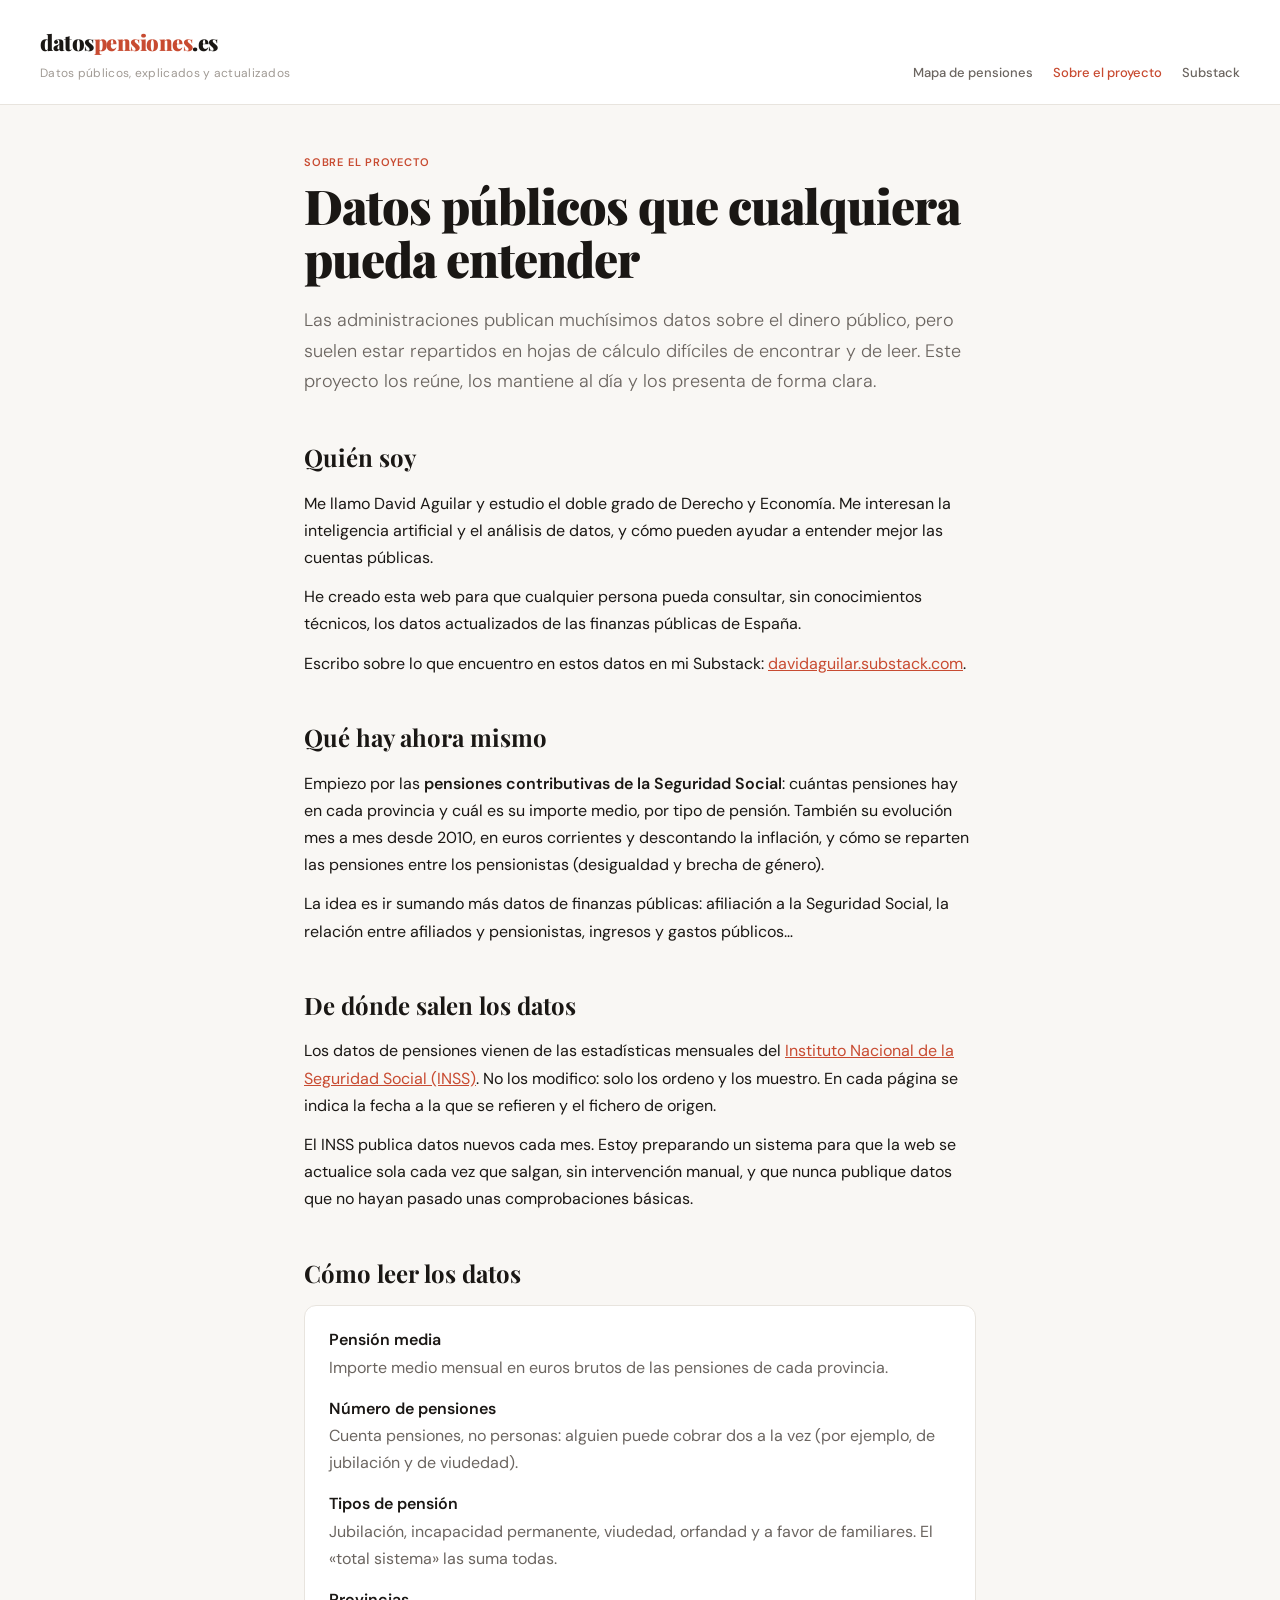
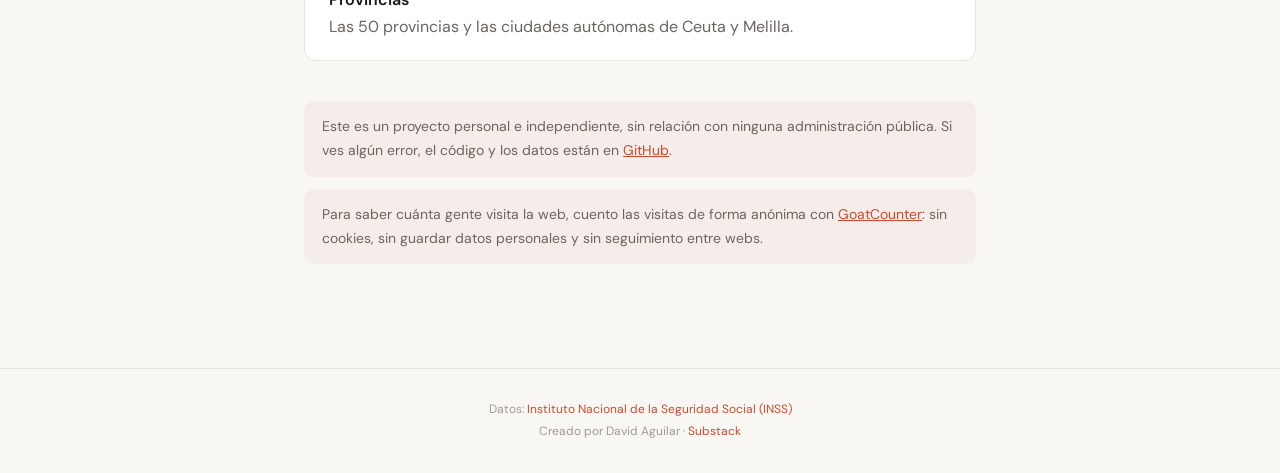
<file: sobre.html>
<!DOCTYPE html>
<html lang="es">
<head>
<meta charset="UTF-8">
<meta name="viewport" content="width=device-width, initial-scale=1.0">
<title>Sobre el proyecto — datospensiones</title>
<meta name="description" content="Quién hace datospensiones, de dónde salen los datos y cómo leerlos.">
<meta http-equiv="Content-Security-Policy" content="default-src 'self'; script-src 'self' 'unsafe-inline'; style-src 'self' 'unsafe-inline'; img-src 'self' data: https://davidaguilar.goatcounter.com; connect-src 'self' https://davidaguilar.goatcounter.com; font-src 'self'; object-src 'none'; base-uri 'self'; form-action 'none'">
<meta name="referrer" content="strict-origin-when-cross-origin">
<link rel="stylesheet" href="assets/fonts/fonts.css">
<style>
  :root {
    --bg: #f9f7f4;
    --surface: #ffffff;
    --border: #e8e4de;
    --text-primary: #1a1714;
    --text-secondary: #6b6560;
    --text-muted: #a09a94;
    --accent: #c84b31;
    --accent-light: #f5ede9;
  }

  *, *::before, *::after { box-sizing: border-box; margin: 0; padding: 0; }

  body {
    font-family: 'DM Sans', sans-serif;
    background: var(--bg);
    color: var(--text-primary);
    font-size: 16px;
    line-height: 1.7;
    min-height: 100vh;
  }

  header {
    background: var(--surface);
    border-bottom: 1px solid var(--border);
    padding: 24px 40px 20px;
    display: flex;
    align-items: flex-end;
    justify-content: space-between;
    gap: 16px;
  }
  .logo-area a { text-decoration: none; color: inherit; }
  .logo-area h1 {
    font-family: 'Playfair Display', serif;
    font-size: 22px;
    font-weight: 900;
    letter-spacing: -0.5px;
  }
  .logo-area h1 span { color: var(--accent); }
  .logo-area p { font-size: 12px; color: var(--text-muted); margin-top: 2px; letter-spacing: 0.3px; }

  nav { display: flex; gap: 20px; font-size: 13px; font-weight: 500; }
  nav a { color: var(--text-secondary); text-decoration: none; }
  nav a:hover { color: var(--accent); }
  nav a[aria-current="page"] { color: var(--accent); }

  main { max-width: 720px; margin: 0 auto; padding: 48px 24px 64px; }

  .kicker {
    font-size: 11px;
    text-transform: uppercase;
    letter-spacing: 0.8px;
    color: var(--accent);
    font-weight: 600;
    margin-bottom: 8px;
  }
  .page-title {
    font-family: 'Playfair Display', serif;
    font-size: clamp(32px, 5vw, 48px);
    font-weight: 900;
    line-height: 1.1;
    letter-spacing: -1px;
    margin-bottom: 20px;
  }
  .lead { font-size: 18px; color: var(--text-secondary); font-weight: 300; margin-bottom: 40px; }

  section { margin-bottom: 40px; }
  h2 {
    font-family: 'Playfair Display', serif;
    font-size: 24px;
    font-weight: 700;
    margin-bottom: 12px;
  }
  p + p { margin-top: 12px; }
  a { color: var(--accent); }

  .card {
    background: var(--surface);
    border: 1px solid var(--border);
    border-radius: 12px;
    padding: 20px 24px;
  }

  dl { display: grid; gap: 14px; }
  dt { font-weight: 600; }
  dd { color: var(--text-secondary); }

  ul { padding-left: 20px; }
  li + li { margin-top: 6px; }

  .note {
    background: var(--accent-light);
    border-radius: 10px;
    padding: 14px 18px;
    font-size: 14px;
    color: var(--text-secondary);
  }

  footer {
    text-align: center;
    padding: 30px;
    font-size: 12px;
    color: var(--text-muted);
    border-top: 1px solid var(--border);
    line-height: 1.8;
  }
  footer a { text-decoration: none; }

  @media (max-width: 640px) {
    header { padding: 20px 16px 16px; flex-direction: column; align-items: flex-start; }
    main { padding: 32px 16px 48px; }
    .lead { font-size: 16px; }
  }
</style>
</head>
<body>

<header>
  <div class="logo-area">
    <a href="./"><h1>datos<span>pensiones</span>.es</h1></a>
    <p>Datos públicos, explicados y actualizados</p>
  </div>
  <nav>
    <a href="./">Mapa de pensiones</a>
    <a href="sobre.html" aria-current="page">Sobre el proyecto</a>
    <a href="https://davidaguilar.substack.com/" target="_blank" rel="noopener">Substack</a>
  </nav>
</header>

<main>
  <div class="kicker">Sobre el proyecto</div>
  <h1 class="page-title">Datos públicos que cualquiera pueda entender</h1>
  <p class="lead">
    Las administraciones publican muchísimos datos sobre el dinero público, pero suelen estar
    repartidos en hojas de cálculo difíciles de encontrar y de leer. Este proyecto los reúne,
    los mantiene al día y los presenta de forma clara.
  </p>

  <section>
    <h2>Quién soy</h2>
    <p>
      Me llamo David Aguilar y estudio el doble grado de Derecho y Economía. Me interesan la
      inteligencia artificial y el análisis de datos, y cómo pueden ayudar a entender mejor
      las cuentas públicas.
    </p>
    <p>
      He creado esta web para que cualquier persona pueda consultar, sin conocimientos técnicos,
      los datos actualizados de las finanzas públicas de España.
    </p>
    <p>
      Escribo sobre lo que encuentro en estos datos en mi Substack:
      <a href="https://davidaguilar.substack.com/" target="_blank" rel="noopener">davidaguilar.substack.com</a>.
    </p>
  </section>

  <section>
    <h2>Qué hay ahora mismo</h2>
    <p>
      Empiezo por las <strong>pensiones contributivas de la Seguridad Social</strong>: cuántas
      pensiones hay en cada provincia y cuál es su importe medio, por tipo de pensión. También su
      evolución mes a mes desde 2010, en euros corrientes y descontando la inflación, y cómo se
      reparten las pensiones entre los pensionistas (desigualdad y brecha de género).
    </p>
    <p>
      La idea es ir sumando más datos de finanzas públicas: afiliación a la Seguridad Social,
      la relación entre afiliados y pensionistas, ingresos y gastos públicos…
    </p>
  </section>

  <section>
    <h2>De dónde salen los datos</h2>
    <p>
      Los datos de pensiones vienen de las estadísticas mensuales del
      <a href="https://www.seg-social.es" target="_blank" rel="noopener">Instituto Nacional de la Seguridad Social (INSS)</a>.
      No los modifico: solo los ordeno y los muestro. En cada página se indica
      la fecha a la que se refieren y el fichero de origen.
    </p>
    <p>
      El INSS publica datos nuevos cada mes. Estoy preparando un sistema para que la web se
      actualice sola cada vez que salgan, sin intervención manual, y que nunca publique
      datos que no hayan pasado unas comprobaciones básicas.
    </p>
  </section>

  <section>
    <h2>Cómo leer los datos</h2>
    <div class="card">
      <dl>
        <div>
          <dt>Pensión media</dt>
          <dd>Importe medio mensual en euros brutos de las pensiones de cada provincia.</dd>
        </div>
        <div>
          <dt>Número de pensiones</dt>
          <dd>
            Cuenta pensiones, no personas: alguien puede cobrar dos a la vez
            (por ejemplo, de jubilación y de viudedad).
          </dd>
        </div>
        <div>
          <dt>Tipos de pensión</dt>
          <dd>
            Jubilación, incapacidad permanente, viudedad, orfandad y a favor de familiares.
            El «total sistema» las suma todas.
          </dd>
        </div>
        <div>
          <dt>Provincias</dt>
          <dd>Las 50 provincias y las ciudades autónomas de Ceuta y Melilla.</dd>
        </div>
      </dl>
    </div>
  </section>

  <section>
    <p class="note">
      Este es un proyecto personal e independiente, sin relación con ninguna administración
      pública. Si ves algún error, el código y los datos están en
      <a href="https://github.com/DavidAguilar13/datospensiones.github.io" target="_blank" rel="noopener">GitHub</a>.
    </p>
    <p class="note" style="margin-top:12px">
      Para saber cuánta gente visita la web, cuento las visitas de forma anónima con
      <a href="https://www.goatcounter.com" target="_blank" rel="noopener">GoatCounter</a>:
      sin cookies, sin guardar datos personales y sin seguimiento entre webs.
    </p>
  </section>
</main>

<footer>
  Datos: <a href="https://www.seg-social.es" target="_blank" rel="noopener">Instituto Nacional de la Seguridad Social (INSS)</a><br>
  Creado por David Aguilar · <a href="https://davidaguilar.substack.com/" target="_blank" rel="noopener">Substack</a>
</footer>

<!-- Estadísticas de visitas anónimas, sin cookies: https://www.goatcounter.com -->
<script data-goatcounter="https://davidaguilar.goatcounter.com/count" async src="assets/vendor/goatcounter-count.js"></script>
</body>
</html>
</file>
<file: assets/fonts/fonts.css>
/* Playfair Display y DM Sans (SIL Open Font License), alojadas aquí para no
   enviar la IP de los visitantes a Google. Subconjunto latino. */
@font-face {
  font-family: 'DM Sans';
  font-style: normal;
  font-weight: 300;
  font-display: swap;
  src: url(dm-sans-300-latin.woff2) format('woff2');
  unicode-range: U+0000-00FF, U+0131, U+0152-0153, U+02BB-02BC, U+02C6, U+02DA, U+02DC, U+0304, U+0308, U+0329, U+2000-206F, U+20AC, U+2122, U+2191, U+2193, U+2212, U+2215, U+FEFF, U+FFFD;
}
@font-face {
  font-family: 'DM Sans';
  font-style: normal;
  font-weight: 400;
  font-display: swap;
  src: url(dm-sans-300-latin.woff2) format('woff2');
  unicode-range: U+0000-00FF, U+0131, U+0152-0153, U+02BB-02BC, U+02C6, U+02DA, U+02DC, U+0304, U+0308, U+0329, U+2000-206F, U+20AC, U+2122, U+2191, U+2193, U+2212, U+2215, U+FEFF, U+FFFD;
}
@font-face {
  font-family: 'DM Sans';
  font-style: normal;
  font-weight: 500;
  font-display: swap;
  src: url(dm-sans-300-latin.woff2) format('woff2');
  unicode-range: U+0000-00FF, U+0131, U+0152-0153, U+02BB-02BC, U+02C6, U+02DA, U+02DC, U+0304, U+0308, U+0329, U+2000-206F, U+20AC, U+2122, U+2191, U+2193, U+2212, U+2215, U+FEFF, U+FFFD;
}
@font-face {
  font-family: 'DM Sans';
  font-style: normal;
  font-weight: 600;
  font-display: swap;
  src: url(dm-sans-300-latin.woff2) format('woff2');
  unicode-range: U+0000-00FF, U+0131, U+0152-0153, U+02BB-02BC, U+02C6, U+02DA, U+02DC, U+0304, U+0308, U+0329, U+2000-206F, U+20AC, U+2122, U+2191, U+2193, U+2212, U+2215, U+FEFF, U+FFFD;
}
@font-face {
  font-family: 'Playfair Display';
  font-style: normal;
  font-weight: 700;
  font-display: swap;
  src: url(playfair-display-700-latin.woff2) format('woff2');
  unicode-range: U+0000-00FF, U+0131, U+0152-0153, U+02BB-02BC, U+02C6, U+02DA, U+02DC, U+0304, U+0308, U+0329, U+2000-206F, U+20AC, U+2122, U+2191, U+2193, U+2212, U+2215, U+FEFF, U+FFFD;
}
@font-face {
  font-family: 'Playfair Display';
  font-style: normal;
  font-weight: 900;
  font-display: swap;
  src: url(playfair-display-700-latin.woff2) format('woff2');
  unicode-range: U+0000-00FF, U+0131, U+0152-0153, U+02BB-02BC, U+02C6, U+02DA, U+02DC, U+0304, U+0308, U+0329, U+2000-206F, U+20AC, U+2122, U+2191, U+2193, U+2212, U+2215, U+FEFF, U+FFFD;
}
</file>
<file: assets/vendor/leaflet-1.9.4.css>
/* required styles */

.leaflet-pane,
.leaflet-tile,
.leaflet-marker-icon,
.leaflet-marker-shadow,
.leaflet-tile-container,
.leaflet-pane > svg,
.leaflet-pane > canvas,
.leaflet-zoom-box,
.leaflet-image-layer,
.leaflet-layer {
	position: absolute;
	left: 0;
	top: 0;
	}
.leaflet-container {
	overflow: hidden;
	}
.leaflet-tile,
.leaflet-marker-icon,
.leaflet-marker-shadow {
	-webkit-user-select: none;
	   -moz-user-select: none;
	        user-select: none;
	  -webkit-user-drag: none;
	}
/* Prevents IE11 from highlighting tiles in blue */
.leaflet-tile::selection {
	background: transparent;
}
/* Safari renders non-retina tile on retina better with this, but Chrome is worse */
.leaflet-safari .leaflet-tile {
	image-rendering: -webkit-optimize-contrast;
	}
/* hack that prevents hw layers "stretching" when loading new tiles */
.leaflet-safari .leaflet-tile-container {
	width: 1600px;
	height: 1600px;
	-webkit-transform-origin: 0 0;
	}
.leaflet-marker-icon,
.leaflet-marker-shadow {
	display: block;
	}
/* .leaflet-container svg: reset svg max-width decleration shipped in Joomla! (joomla.org) 3.x */
/* .leaflet-container img: map is broken in FF if you have max-width: 100% on tiles */
.leaflet-container .leaflet-overlay-pane svg {
	max-width: none !important;
	max-height: none !important;
	}
.leaflet-container .leaflet-marker-pane img,
.leaflet-container .leaflet-shadow-pane img,
.leaflet-container .leaflet-tile-pane img,
.leaflet-container img.leaflet-image-layer,
.leaflet-container .leaflet-tile {
	max-width: none !important;
	max-height: none !important;
	width: auto;
	padding: 0;
	}

.leaflet-container img.leaflet-tile {
	/* See: https://bugs.chromium.org/p/chromium/issues/detail?id=600120 */
	mix-blend-mode: plus-lighter;
}

.leaflet-container.leaflet-touch-zoom {
	-ms-touch-action: pan-x pan-y;
	touch-action: pan-x pan-y;
	}
.leaflet-container.leaflet-touch-drag {
	-ms-touch-action: pinch-zoom;
	/* Fallback for FF which doesn't support pinch-zoom */
	touch-action: none;
	touch-action: pinch-zoom;
}
.leaflet-container.leaflet-touch-drag.leaflet-touch-zoom {
	-ms-touch-action: none;
	touch-action: none;
}
.leaflet-container {
	-webkit-tap-highlight-color: transparent;
}
.leaflet-container a {
	-webkit-tap-highlight-color: rgba(51, 181, 229, 0.4);
}
.leaflet-tile {
	filter: inherit;
	visibility: hidden;
	}
.leaflet-tile-loaded {
	visibility: inherit;
	}
.leaflet-zoom-box {
	width: 0;
	height: 0;
	-moz-box-sizing: border-box;
	     box-sizing: border-box;
	z-index: 800;
	}
/* workaround for https://bugzilla.mozilla.org/show_bug.cgi?id=888319 */
.leaflet-overlay-pane svg {
	-moz-user-select: none;
	}

.leaflet-pane         { z-index: 400; }

.leaflet-tile-pane    { z-index: 200; }
.leaflet-overlay-pane { z-index: 400; }
.leaflet-shadow-pane  { z-index: 500; }
.leaflet-marker-pane  { z-index: 600; }
.leaflet-tooltip-pane   { z-index: 650; }
.leaflet-popup-pane   { z-index: 700; }

.leaflet-map-pane canvas { z-index: 100; }
.leaflet-map-pane svg    { z-index: 200; }

.leaflet-vml-shape {
	width: 1px;
	height: 1px;
	}
.lvml {
	behavior: url(#default#VML);
	display: inline-block;
	position: absolute;
	}


/* control positioning */

.leaflet-control {
	position: relative;
	z-index: 800;
	pointer-events: visiblePainted; /* IE 9-10 doesn't have auto */
	pointer-events: auto;
	}
.leaflet-top,
.leaflet-bottom {
	position: absolute;
	z-index: 1000;
	pointer-events: none;
	}
.leaflet-top {
	top: 0;
	}
.leaflet-right {
	right: 0;
	}
.leaflet-bottom {
	bottom: 0;
	}
.leaflet-left {
	left: 0;
	}
.leaflet-control {
	float: left;
	clear: both;
	}
.leaflet-right .leaflet-control {
	float: right;
	}
.leaflet-top .leaflet-control {
	margin-top: 10px;
	}
.leaflet-bottom .leaflet-control {
	margin-bottom: 10px;
	}
.leaflet-left .leaflet-control {
	margin-left: 10px;
	}
.leaflet-right .leaflet-control {
	margin-right: 10px;
	}


/* zoom and fade animations */

.leaflet-fade-anim .leaflet-popup {
	opacity: 0;
	-webkit-transition: opacity 0.2s linear;
	   -moz-transition: opacity 0.2s linear;
	        transition: opacity 0.2s linear;
	}
.leaflet-fade-anim .leaflet-map-pane .leaflet-popup {
	opacity: 1;
	}
.leaflet-zoom-animated {
	-webkit-transform-origin: 0 0;
	    -ms-transform-origin: 0 0;
	        transform-origin: 0 0;
	}
svg.leaflet-zoom-animated {
	will-change: transform;
}

.leaflet-zoom-anim .leaflet-zoom-animated {
	-webkit-transition: -webkit-transform 0.25s cubic-bezier(0,0,0.25,1);
	   -moz-transition:    -moz-transform 0.25s cubic-bezier(0,0,0.25,1);
	        transition:         transform 0.25s cubic-bezier(0,0,0.25,1);
	}
.leaflet-zoom-anim .leaflet-tile,
.leaflet-pan-anim .leaflet-tile {
	-webkit-transition: none;
	   -moz-transition: none;
	        transition: none;
	}

.leaflet-zoom-anim .leaflet-zoom-hide {
	visibility: hidden;
	}


/* cursors */

.leaflet-interactive {
	cursor: pointer;
	}
.leaflet-grab {
	cursor: -webkit-grab;
	cursor:    -moz-grab;
	cursor:         grab;
	}
.leaflet-crosshair,
.leaflet-crosshair .leaflet-interactive {
	cursor: crosshair;
	}
.leaflet-popup-pane,
.leaflet-control {
	cursor: auto;
	}
.leaflet-dragging .leaflet-grab,
.leaflet-dragging .leaflet-grab .leaflet-interactive,
.leaflet-dragging .leaflet-marker-draggable {
	cursor: move;
	cursor: -webkit-grabbing;
	cursor:    -moz-grabbing;
	cursor:         grabbing;
	}

/* marker & overlays interactivity */
.leaflet-marker-icon,
.leaflet-marker-shadow,
.leaflet-image-layer,
.leaflet-pane > svg path,
.leaflet-tile-container {
	pointer-events: none;
	}

.leaflet-marker-icon.leaflet-interactive,
.leaflet-image-layer.leaflet-interactive,
.leaflet-pane > svg path.leaflet-interactive,
svg.leaflet-image-layer.leaflet-interactive path {
	pointer-events: visiblePainted; /* IE 9-10 doesn't have auto */
	pointer-events: auto;
	}

/* visual tweaks */

.leaflet-container {
	background: #ddd;
	outline-offset: 1px;
	}
.leaflet-container a {
	color: #0078A8;
	}
.leaflet-zoom-box {
	border: 2px dotted #38f;
	background: rgba(255,255,255,0.5);
	}


/* general typography */
.leaflet-container {
	font-family: "Helvetica Neue", Arial, Helvetica, sans-serif;
	font-size: 12px;
	font-size: 0.75rem;
	line-height: 1.5;
	}


/* general toolbar styles */

.leaflet-bar {
	box-shadow: 0 1px 5px rgba(0,0,0,0.65);
	border-radius: 4px;
	}
.leaflet-bar a {
	background-color: #fff;
	border-bottom: 1px solid #ccc;
	width: 26px;
	height: 26px;
	line-height: 26px;
	display: block;
	text-align: center;
	text-decoration: none;
	color: black;
	}
.leaflet-bar a,
.leaflet-control-layers-toggle {
	background-position: 50% 50%;
	background-repeat: no-repeat;
	display: block;
	}
.leaflet-bar a:hover,
.leaflet-bar a:focus {
	background-color: #f4f4f4;
	}
.leaflet-bar a:first-child {
	border-top-left-radius: 4px;
	border-top-right-radius: 4px;
	}
.leaflet-bar a:last-child {
	border-bottom-left-radius: 4px;
	border-bottom-right-radius: 4px;
	border-bottom: none;
	}
.leaflet-bar a.leaflet-disabled {
	cursor: default;
	background-color: #f4f4f4;
	color: #bbb;
	}

.leaflet-touch .leaflet-bar a {
	width: 30px;
	height: 30px;
	line-height: 30px;
	}
.leaflet-touch .leaflet-bar a:first-child {
	border-top-left-radius: 2px;
	border-top-right-radius: 2px;
	}
.leaflet-touch .leaflet-bar a:last-child {
	border-bottom-left-radius: 2px;
	border-bottom-right-radius: 2px;
	}

/* zoom control */

.leaflet-control-zoom-in,
.leaflet-control-zoom-out {
	font: bold 18px 'Lucida Console', Monaco, monospace;
	text-indent: 1px;
	}

.leaflet-touch .leaflet-control-zoom-in, .leaflet-touch .leaflet-control-zoom-out  {
	font-size: 22px;
	}


/* layers control */

.leaflet-control-layers {
	box-shadow: 0 1px 5px rgba(0,0,0,0.4);
	background: #fff;
	border-radius: 5px;
	}
.leaflet-control-layers-toggle {
	background-image: url(images/layers.png);
	width: 36px;
	height: 36px;
	}
.leaflet-retina .leaflet-control-layers-toggle {
	background-image: url(images/layers-2x.png);
	background-size: 26px 26px;
	}
.leaflet-touch .leaflet-control-layers-toggle {
	width: 44px;
	height: 44px;
	}
.leaflet-control-layers .leaflet-control-layers-list,
.leaflet-control-layers-expanded .leaflet-control-layers-toggle {
	display: none;
	}
.leaflet-control-layers-expanded .leaflet-control-layers-list {
	display: block;
	position: relative;
	}
.leaflet-control-layers-expanded {
	padding: 6px 10px 6px 6px;
	color: #333;
	background: #fff;
	}
.leaflet-control-layers-scrollbar {
	overflow-y: scroll;
	overflow-x: hidden;
	padding-right: 5px;
	}
.leaflet-control-layers-selector {
	margin-top: 2px;
	position: relative;
	top: 1px;
	}
.leaflet-control-layers label {
	display: block;
	font-size: 13px;
	font-size: 1.08333em;
	}
.leaflet-control-layers-separator {
	height: 0;
	border-top: 1px solid #ddd;
	margin: 5px -10px 5px -6px;
	}

/* Default icon URLs */
.leaflet-default-icon-path { /* used only in path-guessing heuristic, see L.Icon.Default */
	background-image: url(images/marker-icon.png);
	}


/* attribution and scale controls */

.leaflet-container .leaflet-control-attribution {
	background: #fff;
	background: rgba(255, 255, 255, 0.8);
	margin: 0;
	}
.leaflet-control-attribution,
.leaflet-control-scale-line {
	padding: 0 5px;
	color: #333;
	line-height: 1.4;
	}
.leaflet-control-attribution a {
	text-decoration: none;
	}
.leaflet-control-attribution a:hover,
.leaflet-control-attribution a:focus {
	text-decoration: underline;
	}
.leaflet-attribution-flag {
	display: inline !important;
	vertical-align: baseline !important;
	width: 1em;
	height: 0.6669em;
	}
.leaflet-left .leaflet-control-scale {
	margin-left: 5px;
	}
.leaflet-bottom .leaflet-control-scale {
	margin-bottom: 5px;
	}
.leaflet-control-scale-line {
	border: 2px solid #777;
	border-top: none;
	line-height: 1.1;
	padding: 2px 5px 1px;
	white-space: nowrap;
	-moz-box-sizing: border-box;
	     box-sizing: border-box;
	background: rgba(255, 255, 255, 0.8);
	text-shadow: 1px 1px #fff;
	}
.leaflet-control-scale-line:not(:first-child) {
	border-top: 2px solid #777;
	border-bottom: none;
	margin-top: -2px;
	}
.leaflet-control-scale-line:not(:first-child):not(:last-child) {
	border-bottom: 2px solid #777;
	}

.leaflet-touch .leaflet-control-attribution,
.leaflet-touch .leaflet-control-layers,
.leaflet-touch .leaflet-bar {
	box-shadow: none;
	}
.leaflet-touch .leaflet-control-layers,
.leaflet-touch .leaflet-bar {
	border: 2px solid rgba(0,0,0,0.2);
	background-clip: padding-box;
	}


/* popup */

.leaflet-popup {
	position: absolute;
	text-align: center;
	margin-bottom: 20px;
	}
.leaflet-popup-content-wrapper {
	padding: 1px;
	text-align: left;
	border-radius: 12px;
	}
.leaflet-popup-content {
	margin: 13px 24px 13px 20px;
	line-height: 1.3;
	font-size: 13px;
	font-size: 1.08333em;
	min-height: 1px;
	}
.leaflet-popup-content p {
	margin: 17px 0;
	margin: 1.3em 0;
	}
.leaflet-popup-tip-container {
	width: 40px;
	height: 20px;
	position: absolute;
	left: 50%;
	margin-top: -1px;
	margin-left: -20px;
	overflow: hidden;
	pointer-events: none;
	}
.leaflet-popup-tip {
	width: 17px;
	height: 17px;
	padding: 1px;

	margin: -10px auto 0;
	pointer-events: auto;

	-webkit-transform: rotate(45deg);
	   -moz-transform: rotate(45deg);
	    -ms-transform: rotate(45deg);
	        transform: rotate(45deg);
	}
.leaflet-popup-content-wrapper,
.leaflet-popup-tip {
	background: white;
	color: #333;
	box-shadow: 0 3px 14px rgba(0,0,0,0.4);
	}
.leaflet-container a.leaflet-popup-close-button {
	position: absolute;
	top: 0;
	right: 0;
	border: none;
	text-align: center;
	width: 24px;
	height: 24px;
	font: 16px/24px Tahoma, Verdana, sans-serif;
	color: #757575;
	text-decoration: none;
	background: transparent;
	}
.leaflet-container a.leaflet-popup-close-button:hover,
.leaflet-container a.leaflet-popup-close-button:focus {
	color: #585858;
	}
.leaflet-popup-scrolled {
	overflow: auto;
	}

.leaflet-oldie .leaflet-popup-content-wrapper {
	-ms-zoom: 1;
	}
.leaflet-oldie .leaflet-popup-tip {
	width: 24px;
	margin: 0 auto;

	-ms-filter: "progid:DXImageTransform.Microsoft.Matrix(M11=0.70710678, M12=0.70710678, M21=-0.70710678, M22=0.70710678)";
	filter: progid:DXImageTransform.Microsoft.Matrix(M11=0.70710678, M12=0.70710678, M21=-0.70710678, M22=0.70710678);
	}

.leaflet-oldie .leaflet-control-zoom,
.leaflet-oldie .leaflet-control-layers,
.leaflet-oldie .leaflet-popup-content-wrapper,
.leaflet-oldie .leaflet-popup-tip {
	border: 1px solid #999;
	}


/* div icon */

.leaflet-div-icon {
	background: #fff;
	border: 1px solid #666;
	}


/* Tooltip */
/* Base styles for the element that has a tooltip */
.leaflet-tooltip {
	position: absolute;
	padding: 6px;
	background-color: #fff;
	border: 1px solid #fff;
	border-radius: 3px;
	color: #222;
	white-space: nowrap;
	-webkit-user-select: none;
	-moz-user-select: none;
	-ms-user-select: none;
	user-select: none;
	pointer-events: none;
	box-shadow: 0 1px 3px rgba(0,0,0,0.4);
	}
.leaflet-tooltip.leaflet-interactive {
	cursor: pointer;
	pointer-events: auto;
	}
.leaflet-tooltip-top:before,
.leaflet-tooltip-bottom:before,
.leaflet-tooltip-left:before,
.leaflet-tooltip-right:before {
	position: absolute;
	pointer-events: none;
	border: 6px solid transparent;
	background: transparent;
	content: "";
	}

/* Directions */

.leaflet-tooltip-bottom {
	margin-top: 6px;
}
.leaflet-tooltip-top {
	margin-top: -6px;
}
.leaflet-tooltip-bottom:before,
.leaflet-tooltip-top:before {
	left: 50%;
	margin-left: -6px;
	}
.leaflet-tooltip-top:before {
	bottom: 0;
	margin-bottom: -12px;
	border-top-color: #fff;
	}
.leaflet-tooltip-bottom:before {
	top: 0;
	margin-top: -12px;
	margin-left: -6px;
	border-bottom-color: #fff;
	}
.leaflet-tooltip-left {
	margin-left: -6px;
}
.leaflet-tooltip-right {
	margin-left: 6px;
}
.leaflet-tooltip-left:before,
.leaflet-tooltip-right:before {
	top: 50%;
	margin-top: -6px;
	}
.leaflet-tooltip-left:before {
	right: 0;
	margin-right: -12px;
	border-left-color: #fff;
	}
.leaflet-tooltip-right:before {
	left: 0;
	margin-left: -12px;
	border-right-color: #fff;
	}

/* Printing */

@media print {
	/* Prevent printers from removing background-images of controls. */
	.leaflet-control {
		-webkit-print-color-adjust: exact;
		print-color-adjust: exact;
		}
	}
</file>
